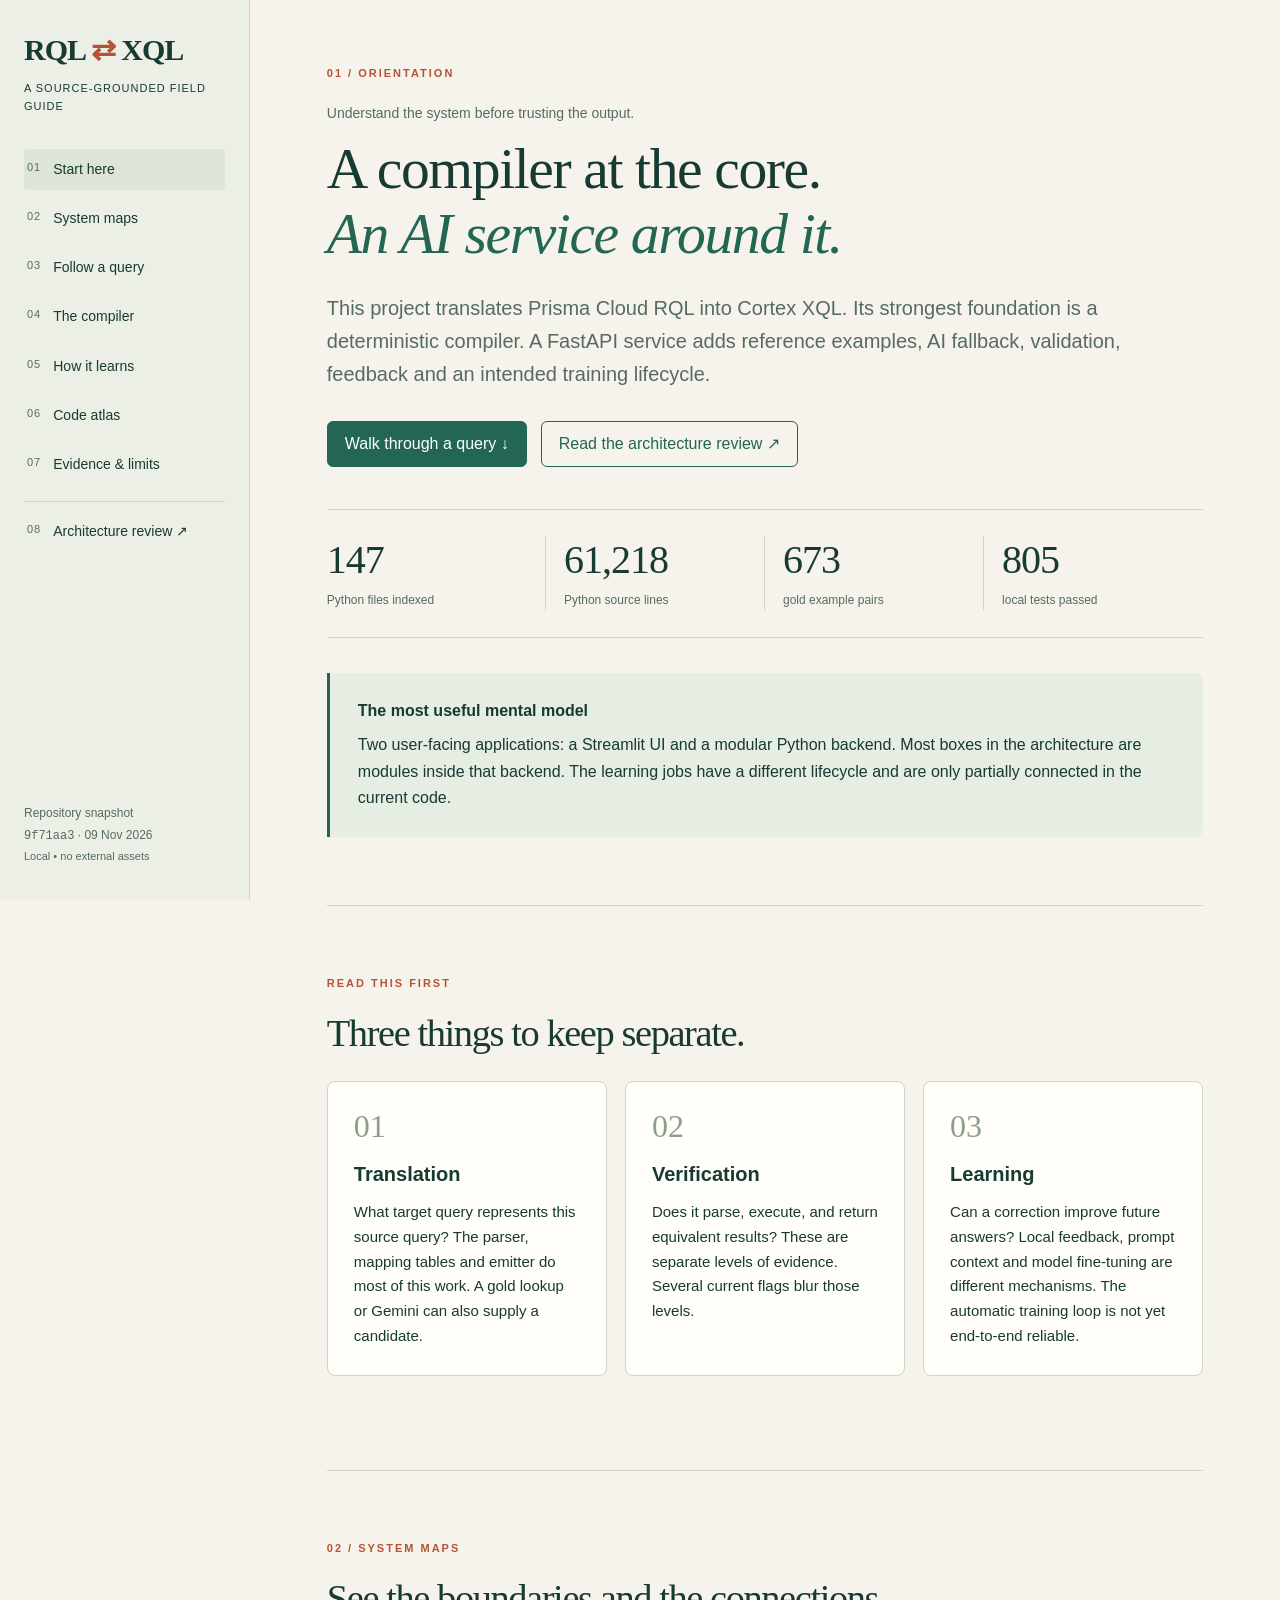
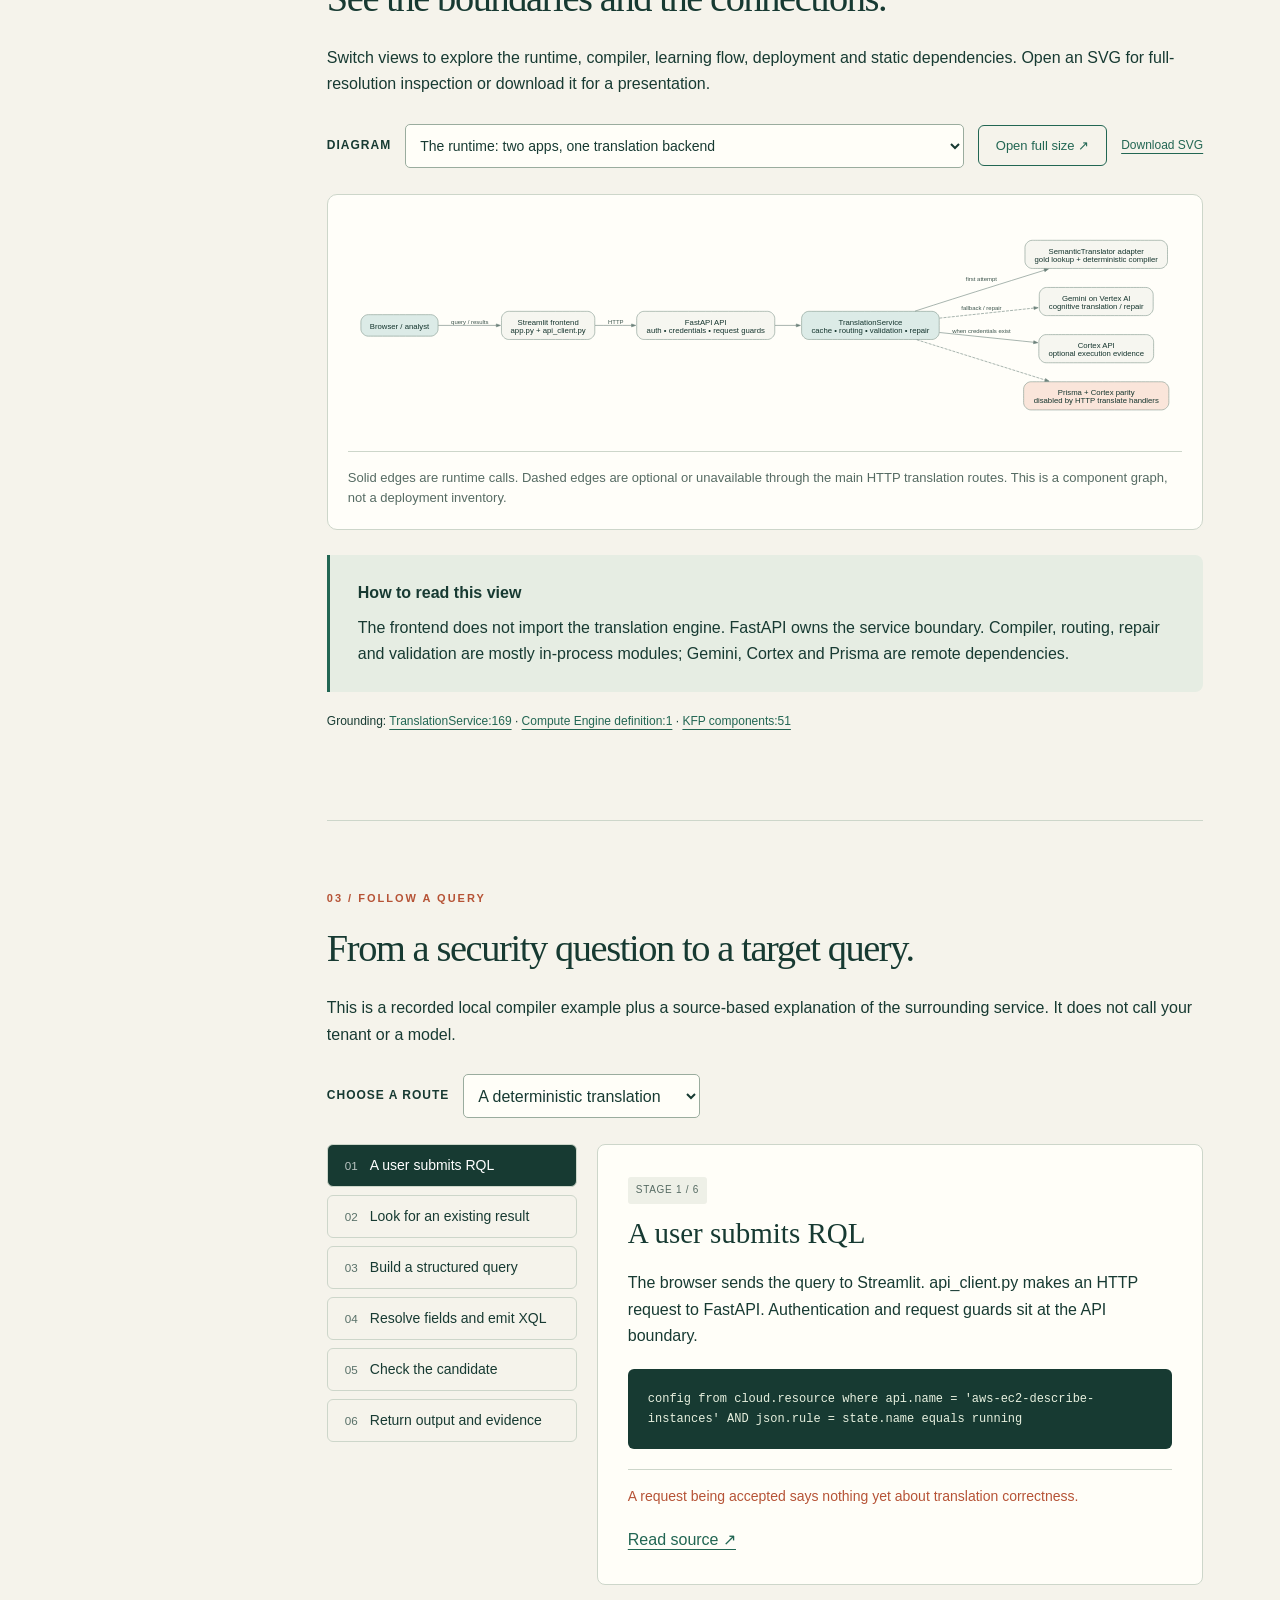
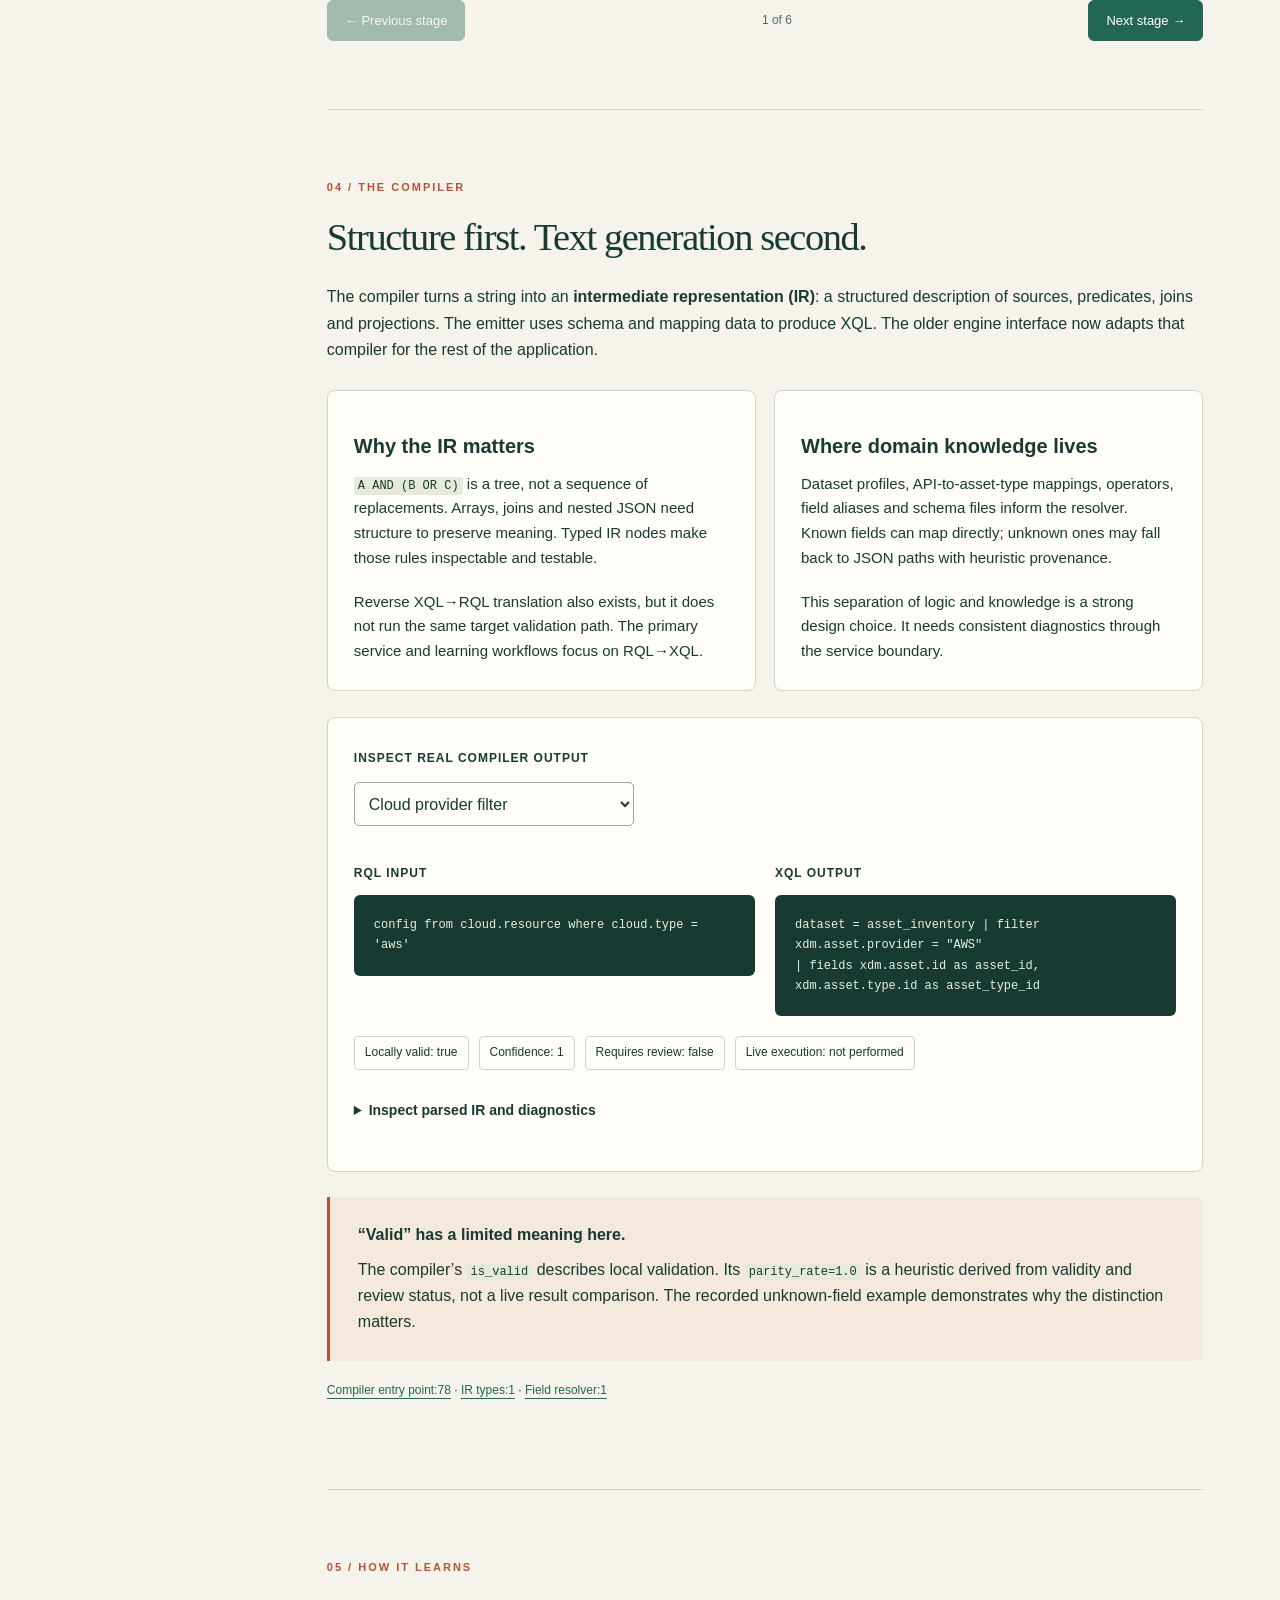
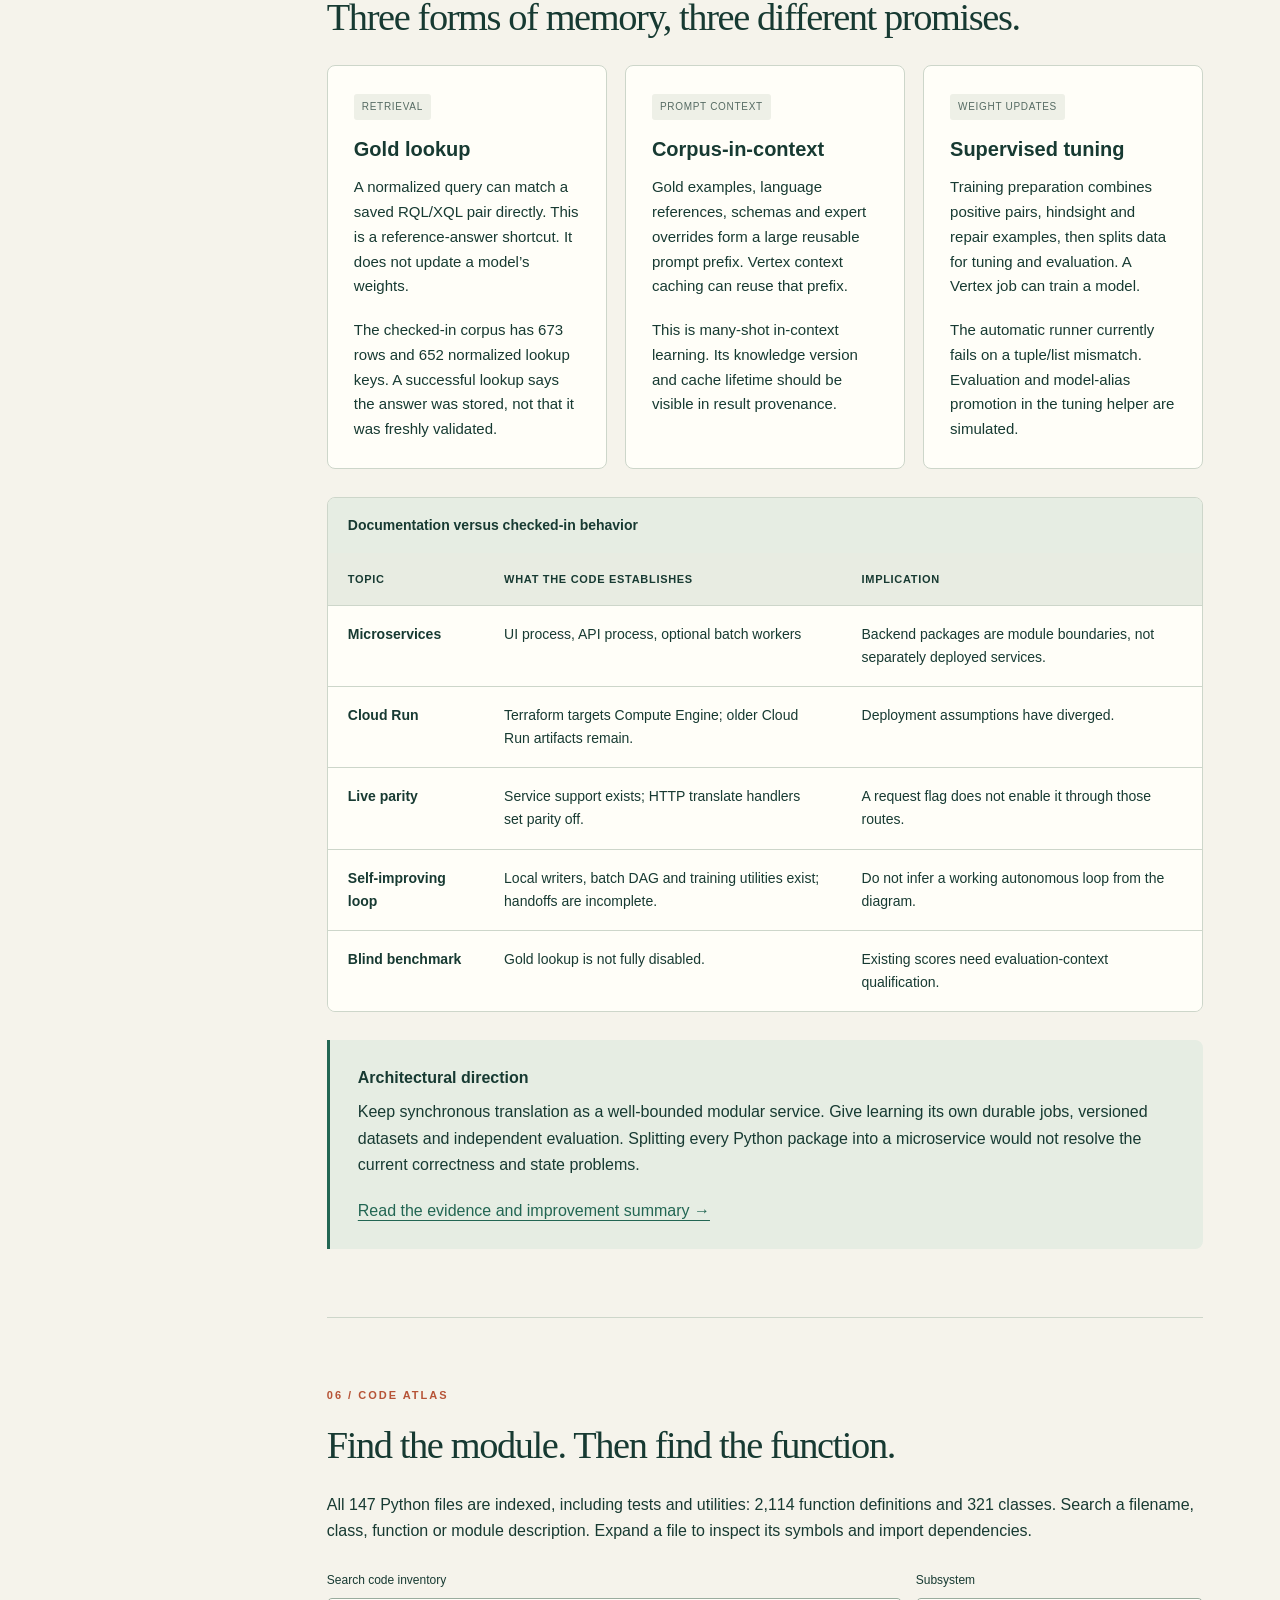
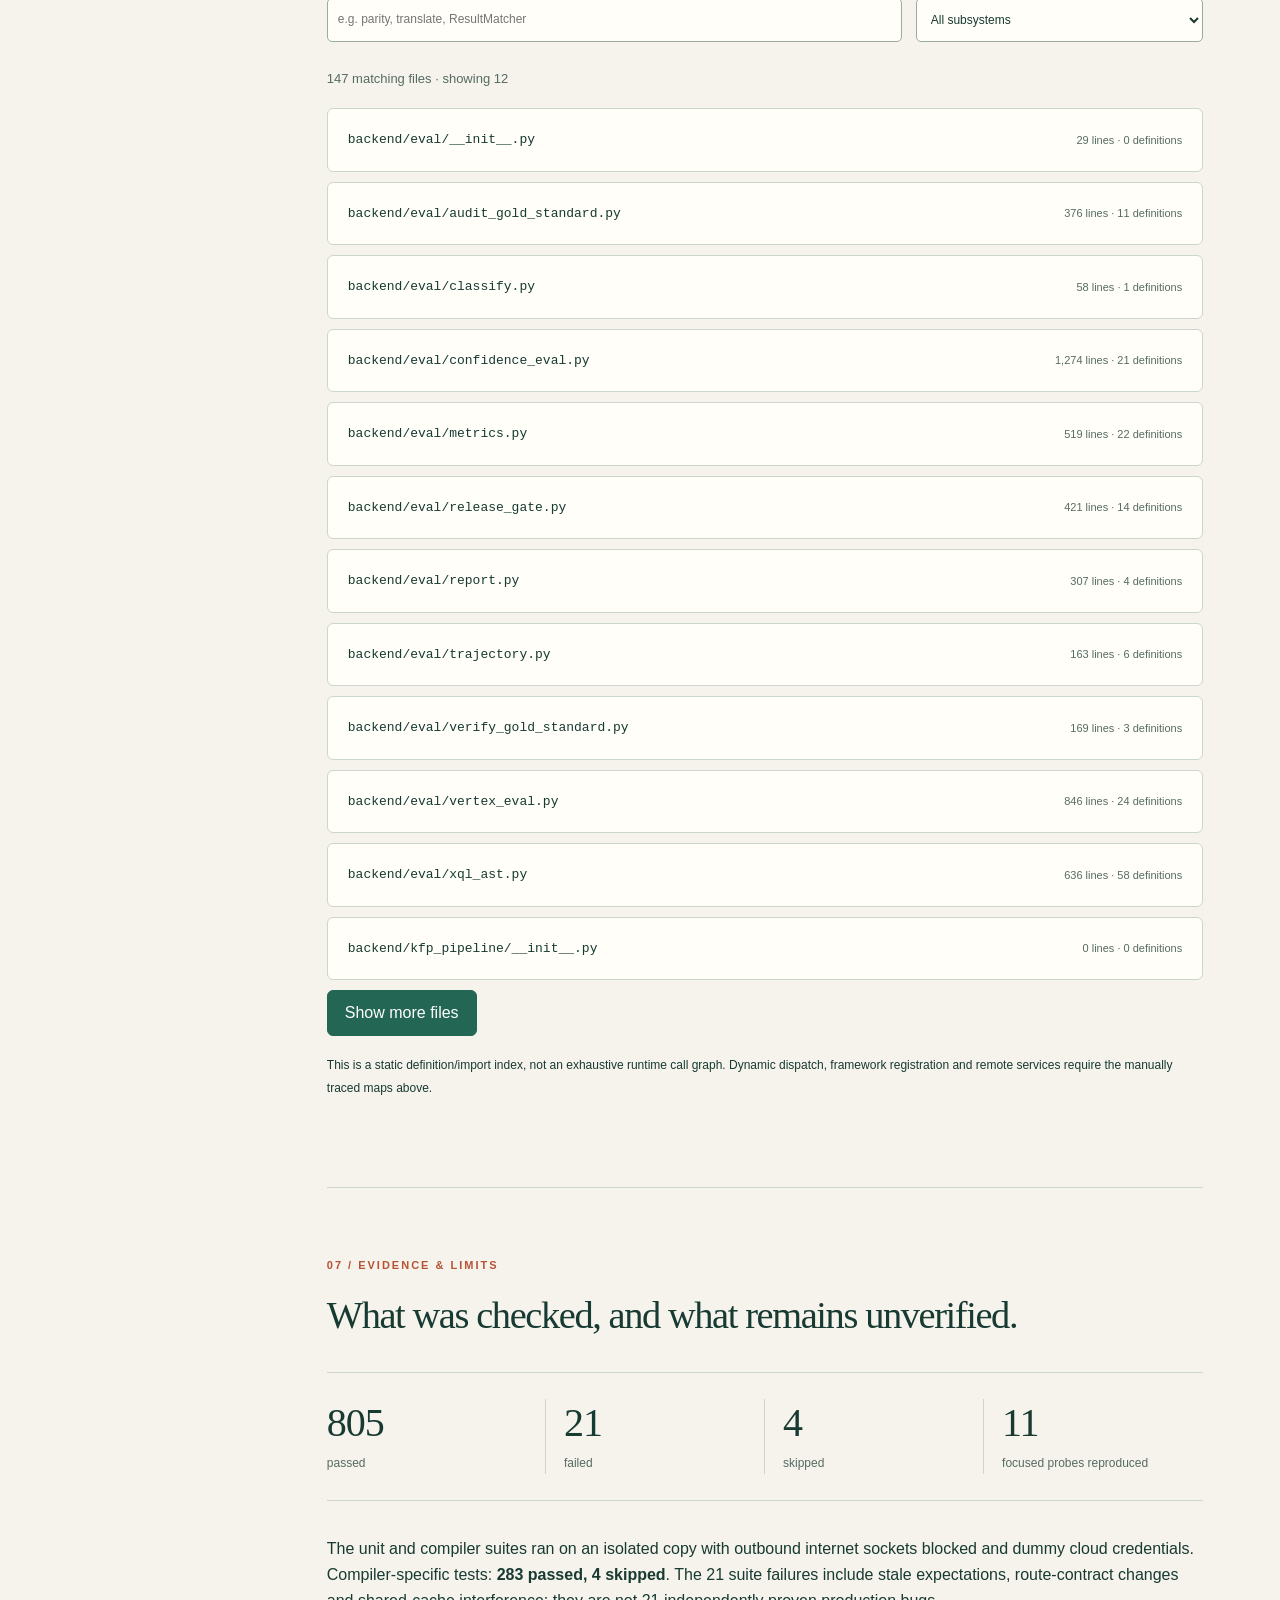
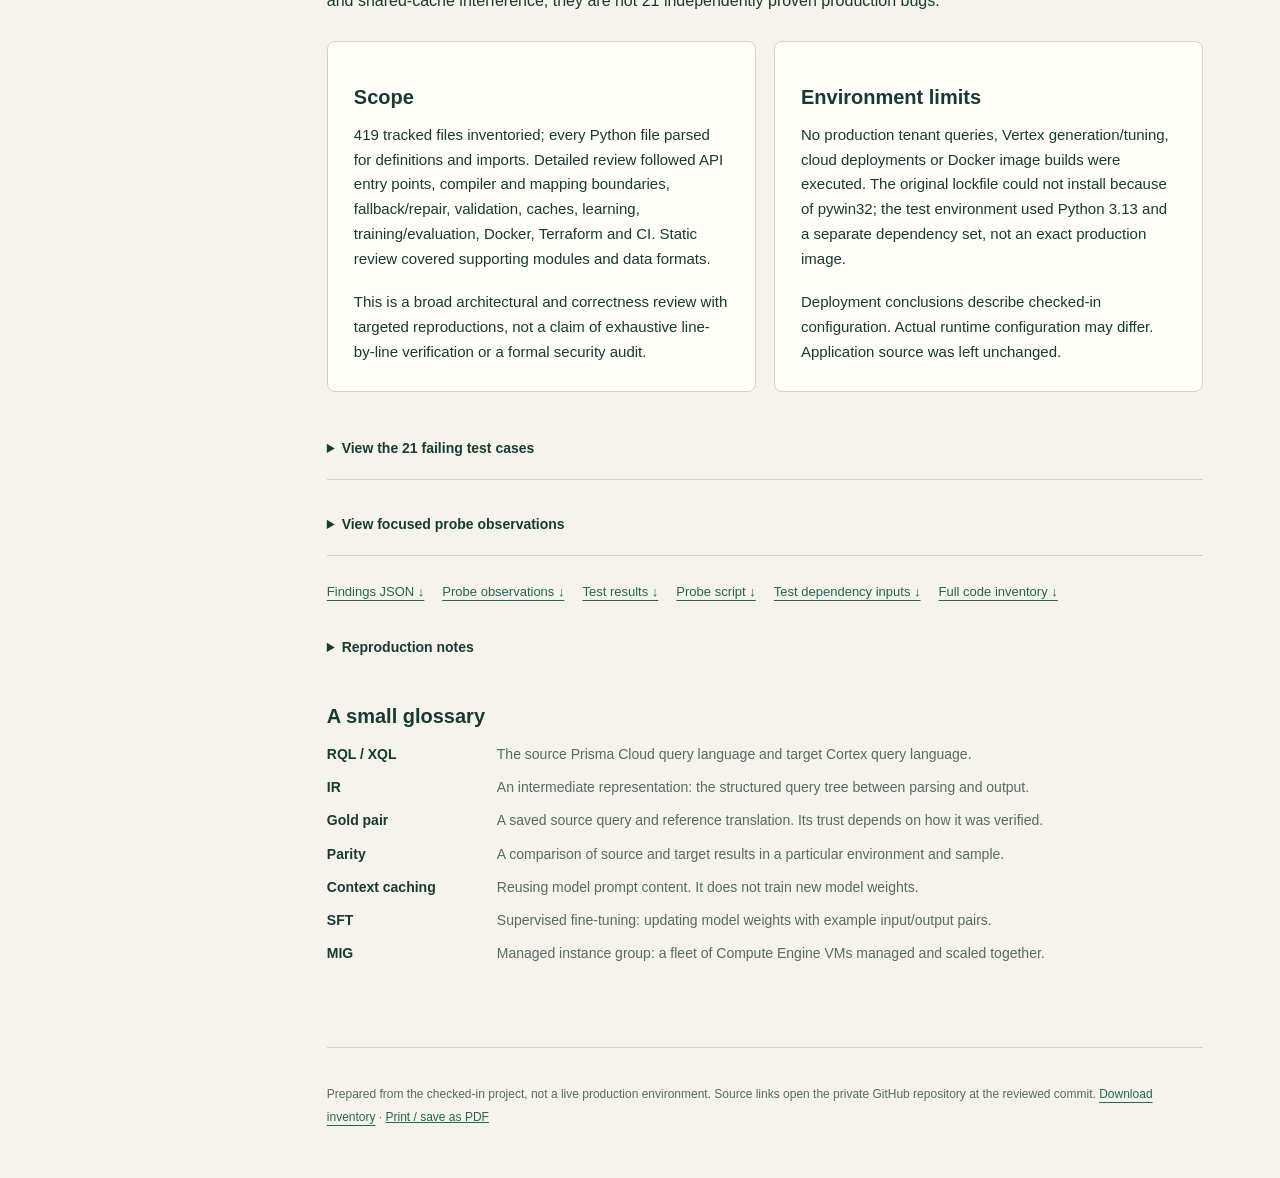
<file: reviews/rql-xql/index.html>
<!doctype html><html lang="en"><head><meta charset="utf-8"><meta name="viewport" content="width=device-width,initial-scale=1"><title>Explore the project · RQL / XQL field guide</title><link rel="stylesheet" href="assets/style.css"></head><body><a class="skip" href="#main">Skip to content</a><aside class="sidebar"><a class="brand" href="index.html">RQL <span>⇄</span> XQL<small>A source-grounded field guide</small></a><nav aria-label="Guide chapters"><a href="#overview">01 <span>Start here</span></a><a href="#maps">02 <span>System maps</span></a><a href="#journey">03 <span>Follow a query</span></a><a href="#compiler">04 <span>The compiler</span></a><a href="#learning">05 <span>How it learns</span></a><a href="#atlas">06 <span>Code atlas</span></a><a href="#evidence">07 <span>Evidence & limits</span></a><a class="review-link" href="architecture-review.html">08 <span>Architecture review ↗</span></a></nav><div class="sidebar-foot">Repository snapshot<br><code>9f71aa3</code> · 09 Nov 2026<br><span>Local • no external assets</span></div></aside><main id="main">
<section id="overview" class="hero"><div class="eyebrow">01 / Orientation</div><p class="kicker">Understand the system before trusting the output.</p><h1>A compiler at the core.<br><em>An AI service around it.</em></h1><p class="lede">This project translates Prisma Cloud RQL into Cortex XQL. Its strongest foundation is a deterministic compiler. A FastAPI service adds reference examples, AI fallback, validation, feedback and an intended training lifecycle.</p><div class="hero-actions"><a class="button" href="#journey">Walk through a query ↓</a><a class="button secondary" href="architecture-review.html">Read the architecture review ↗</a></div><div class="stats"><div><strong>147</strong><span>Python files indexed</span></div><div><strong>61,218</strong><span>Python source lines</span></div><div><strong>673</strong><span>gold example pairs</span></div><div><strong>805</strong><span>local tests passed</span></div></div><div class="callout"><b>The most useful mental model</b><p>Two user-facing applications: a Streamlit UI and a modular Python backend. Most boxes in the architecture are modules inside that backend. The learning jobs have a different lifecycle and are only partially connected in the current code.</p></div></section>
<section><div class="section-head"><div class="eyebrow">Read this first</div><h2>Three things to keep separate.</h2></div><div class="cards three"><article><span class="number">01</span><h3>Translation</h3><p>What target query represents this source query? The parser, mapping tables and emitter do most of this work. A gold lookup or Gemini can also supply a candidate.</p></article><article><span class="number">02</span><h3>Verification</h3><p>Does it parse, execute, and return equivalent results? These are separate levels of evidence. Several current flags blur those levels.</p></article><article><span class="number">03</span><h3>Learning</h3><p>Can a correction improve future answers? Local feedback, prompt context and model fine-tuning are different mechanisms. The automatic training loop is not yet end-to-end reliable.</p></article></div></section>
<section id="maps"><div class="eyebrow">02 / System maps</div><h2>See the boundaries and the connections.</h2><p>Switch views to explore the runtime, compiler, learning flow, deployment and static dependencies. Open an SVG for full-resolution inspection or download it for a presentation.</p><div class="map-controls"><label for="map-select">Diagram</label><select id="map-select"><option value="runtime">The runtime: two apps, one translation backend</option><option value="request">Follow one translation request</option><option value="compiler">Inside the deterministic compiler</option><option value="learning">Learning: implemented pieces, incomplete connections</option><option value="deployment">Deployment as expressed by Terraform</option><option value="assurance">What each assurance layer actually establishes</option><option value="imports">Import dependencies between subsystems</option></select><a id="map-open" class="button secondary" href="assets/runtime.svg" target="_blank">Open full size ↗</a><a id="map-download" href="assets/runtime.svg" download>Download SVG</a></div><figure class="diagram"><img id="map-image" src="assets/runtime.svg" alt="Runtime graph: browser to Streamlit to FastAPI to TranslationService, with deterministic engine, optional Gemini, Cortex validation and disabled HTTP parity branches."><figcaption id="map-caption">Solid edges are runtime calls. Dashed edges are optional or unavailable through the main HTTP translation routes. This is a component graph, not a deployment inventory.</figcaption></figure><div id="map-notes" class="callout"></div><p class="source">Grounding: <a href="https://github.com/PAN-SSMT/RQL_XQL_Translator/blob/9f71aa300421775e4b87ff1ef3b6e202c983bc87/backend/rql_xql/pipeline/translator.py#L169" target="_blank" rel="noopener">TranslationService:169</a> · <a href="https://github.com/PAN-SSMT/RQL_XQL_Translator/blob/9f71aa300421775e4b87ff1ef3b6e202c983bc87/deploy/terraform/compute_engine.tf#L1" target="_blank" rel="noopener">Compute Engine definition:1</a> · <a href="https://github.com/PAN-SSMT/RQL_XQL_Translator/blob/9f71aa300421775e4b87ff1ef3b6e202c983bc87/backend/kfp_pipeline/vertex_pipeline.py#L51" target="_blank" rel="noopener">KFP components:51</a></p></section>
<section id="journey"><div class="eyebrow">03 / Follow a query</div><h2>From a security question to a target query.</h2><p>This is a recorded local compiler example plus a source-based explanation of the surrounding service. It does not call your tenant or a model.</p><div class="journey-controls"><label for="scenario">Choose a route</label><select id="scenario"><option value="deterministic">A deterministic translation</option><option value="gold">An existing gold example</option><option value="ai">A query needing AI fallback</option><option value="cache">A repeated request</option></select></div><div class="journey"><div id="step-list" class="step-list" aria-label="Translation stages"></div><article id="step-detail" class="step-detail" aria-live="polite"></article></div><div class="journey-buttons"><button id="step-prev">← Previous stage</button><span id="step-counter"></span><button id="step-next">Next stage →</button></div></section>
<section id="compiler"><div class="eyebrow">04 / The compiler</div><h2>Structure first. Text generation second.</h2><p>The compiler turns a string into an <b>intermediate representation (IR)</b>: a structured description of sources, predicates, joins and projections. The emitter uses schema and mapping data to produce XQL. The older engine interface now adapts that compiler for the rest of the application.</p><div class="cards two"><article><h3>Why the IR matters</h3><p><code>A AND (B OR C)</code> is a tree, not a sequence of replacements. Arrays, joins and nested JSON need structure to preserve meaning. Typed IR nodes make those rules inspectable and testable.</p><p>Reverse XQL→RQL translation also exists, but it does not run the same target validation path. The primary service and learning workflows focus on RQL→XQL.</p></article><article><h3>Where domain knowledge lives</h3><p>Dataset profiles, API-to-asset-type mappings, operators, field aliases and schema files inform the resolver. Known fields can map directly; unknown ones may fall back to JSON paths with heuristic provenance.</p><p>This separation of logic and knowledge is a strong design choice. It needs consistent diagnostics through the service boundary.</p></article></div><div class="example-box"><label for="example-select">Inspect real compiler output</label><select id="example-select"><option value="0">Cloud provider filter</option><option value="1">EC2 state / nested JSON</option><option value="2">Unknown field / heuristic fallback</option></select><div class="code-pair"><div><h3>RQL input</h3><pre id="example-input"></pre></div><div><h3>XQL output</h3><pre id="example-output"></pre></div></div><div id="example-facts" class="facts"></div><details><summary>Inspect parsed IR and diagnostics</summary><pre id="example-ir"></pre></details></div><div class="callout warning"><b>“Valid” has a limited meaning here.</b><p>The compiler’s <code>is_valid</code> describes local validation. Its <code>parity_rate=1.0</code> is a heuristic derived from validity and review status, not a live result comparison. The recorded unknown-field example demonstrates why the distinction matters.</p></div><p class="source"><a href="https://github.com/PAN-SSMT/RQL_XQL_Translator/blob/9f71aa300421775e4b87ff1ef3b6e202c983bc87/backend/rql_xql/rqlxql/__init__.py#L78" target="_blank" rel="noopener">Compiler entry point:78</a> · <a href="https://github.com/PAN-SSMT/RQL_XQL_Translator/blob/9f71aa300421775e4b87ff1ef3b6e202c983bc87/backend/rql_xql/rqlxql/core/ir.py#L1" target="_blank" rel="noopener">IR types:1</a> · <a href="https://github.com/PAN-SSMT/RQL_XQL_Translator/blob/9f71aa300421775e4b87ff1ef3b6e202c983bc87/backend/rql_xql/rqlxql/core/resolver.py#L1" target="_blank" rel="noopener">Field resolver:1</a></p></section>
<section id="learning"><div class="eyebrow">05 / How it learns</div><h2>Three forms of memory, three different promises.</h2><div class="cards three"><article><span class="tag">Retrieval</span><h3>Gold lookup</h3><p>A normalized query can match a saved RQL/XQL pair directly. This is a reference-answer shortcut. It does not update a model’s weights.</p><p>The checked-in corpus has 673 rows and 652 normalized lookup keys. A successful lookup says the answer was stored, not that it was freshly validated.</p></article><article><span class="tag">Prompt context</span><h3>Corpus-in-context</h3><p>Gold examples, language references, schemas and expert overrides form a large reusable prompt prefix. Vertex context caching can reuse that prefix.</p><p>This is many-shot in-context learning. Its knowledge version and cache lifetime should be visible in result provenance.</p></article><article><span class="tag">Weight updates</span><h3>Supervised tuning</h3><p>Training preparation combines positive pairs, hindsight and repair examples, then splits data for tuning and evaluation. A Vertex job can train a model.</p><p>The automatic runner currently fails on a tuple/list mismatch. Evaluation and model-alias promotion in the tuning helper are simulated.</p></article></div><div class="table-wrap"><table><caption>Documentation versus checked-in behavior</caption><thead><tr><th>Topic</th><th>What the code establishes</th><th>Implication</th></tr></thead><tbody><tr><td>Microservices</td><td>UI process, API process, optional batch workers</td><td>Backend packages are module boundaries, not separately deployed services.</td></tr><tr><td>Cloud Run</td><td>Terraform targets Compute Engine; older Cloud Run artifacts remain.</td><td>Deployment assumptions have diverged.</td></tr><tr><td>Live parity</td><td>Service support exists; HTTP translate handlers set parity off.</td><td>A request flag does not enable it through those routes.</td></tr><tr><td>Self-improving loop</td><td>Local writers, batch DAG and training utilities exist; handoffs are incomplete.</td><td>Do not infer a working autonomous loop from the diagram.</td></tr><tr><td>Blind benchmark</td><td>Gold lookup is not fully disabled.</td><td>Existing scores need evaluation-context qualification.</td></tr></tbody></table></div><div class="callout"><b>Architectural direction</b><p>Keep synchronous translation as a well-bounded modular service. Give learning its own durable jobs, versioned datasets and independent evaluation. Splitting every Python package into a microservice would not resolve the current correctness and state problems.</p><a href="architecture-review.html">Read the evidence and improvement summary →</a></div></section>
<section id="atlas"><div class="eyebrow">06 / Code atlas</div><h2>Find the module. Then find the function.</h2><p>All 147 Python files are indexed, including tests and utilities: 2,114 function definitions and 321 classes. Search a filename, class, function or module description. Expand a file to inspect its symbols and import dependencies.</p><div class="atlas-controls"><label for="atlas-search">Search code inventory<input id="atlas-search" type="search" placeholder="e.g. parity, translate, ResultMatcher"></label><label for="atlas-subsystem">Subsystem<select id="atlas-subsystem"><option value="all">All subsystems</option></select></label></div><p id="atlas-count" role="status"></p><div id="atlas-results"></div><button id="atlas-more">Show more files</button><p class="source">This is a static definition/import index, not an exhaustive runtime call graph. Dynamic dispatch, framework registration and remote services require the manually traced maps above.</p></section>
<section id="evidence"><div class="eyebrow">07 / Evidence & limits</div><h2>What was checked, and what remains unverified.</h2><div class="stats test-stats"><div><strong>805</strong><span>passed</span></div><div><strong>21</strong><span>failed</span></div><div><strong>4</strong><span>skipped</span></div><div><strong>11</strong><span>focused probes reproduced</span></div></div><p>The unit and compiler suites ran on an isolated copy with outbound internet sockets blocked and dummy cloud credentials. Compiler-specific tests: <b>283 passed, 4 skipped</b>. The 21 suite failures include stale expectations, route-contract changes and shared-cache interference; they are not 21 independently proven production bugs.</p><div class="cards two"><article><h3>Scope</h3><p>419 tracked files inventoried; every Python file parsed for definitions and imports. Detailed review followed API entry points, compiler and mapping boundaries, fallback/repair, validation, caches, learning, training/evaluation, Docker, Terraform and CI. Static review covered supporting modules and data formats.</p><p>This is a broad architectural and correctness review with targeted reproductions, not a claim of exhaustive line-by-line verification or a formal security audit.</p></article><article><h3>Environment limits</h3><p>No production tenant queries, Vertex generation/tuning, cloud deployments or Docker image builds were executed. The original lockfile could not install because of pywin32; the test environment used Python 3.13 and a separate dependency set, not an exact production image.</p><p>Deployment conclusions describe checked-in configuration. Actual runtime configuration may differ. Application source was left unchanged.</p></article></div><details class="evidence-details"><summary>View the 21 failing test cases</summary><div id="test-failures"></div></details><details class="evidence-details"><summary>View focused probe observations</summary><div id="probe-results"></div></details><div class="downloads"><a href="assets/findings.json" download>Findings JSON ↓</a><a href="assets/probes.json" download>Probe observations ↓</a><a href="assets/tests.json" download>Test results ↓</a><a href="assets/probes.py" download>Probe script ↓</a><a href="assets/test-requirements.txt" download>Test dependency inputs ↓</a><a href="assets/inventory.json" download>Full code inventory ↓</a></div><details><summary>Reproduction notes</summary><p>Use an isolated copy of the reviewed commit. The probe script contains review-time temporary paths; adapt those paths before reuse. No real credentials are required for these probes.</p><pre>PYTHONDONTWRITEBYTECODE=1 PYTHONPATH=/path/to/probe-tools:/path/to/copy/backend GOOGLE_APPLICATION_CREDENTIALS=/path/to/nonexistent-credentials.json python -m pytest -p offline_guard tests/unit tests/rqlxql -q --tb=short</pre><p>Run from the copied backend directory. <a href="assets/offline_guard.py" download>Download the outbound-socket guard</a>. The guard blocked internet sockets in this local Python run; it is not a general-purpose security sandbox.</p></details><div class="glossary"><h3>A small glossary</h3><dl><dt>RQL / XQL</dt><dd>The source Prisma Cloud query language and target Cortex query language.</dd><dt>IR</dt><dd>An intermediate representation: the structured query tree between parsing and output.</dd><dt>Gold pair</dt><dd>A saved source query and reference translation. Its trust depends on how it was verified.</dd><dt>Parity</dt><dd>A comparison of source and target results in a particular environment and sample.</dd><dt>Context caching</dt><dd>Reusing model prompt content. It does not train new model weights.</dd><dt>SFT</dt><dd>Supervised fine-tuning: updating model weights with example input/output pairs.</dd><dt>MIG</dt><dd>Managed instance group: a fleet of Compute Engine VMs managed and scaled together.</dd></dl></div></section>
<footer>Prepared from the checked-in project, not a live production environment. Source links open the private GitHub repository at the reviewed commit. <a href="assets/inventory.json" download>Download inventory</a> · <button class="text-button" onclick="window.print()">Print / save as PDF</button></footer></main><script src="assets/inventory.js"></script><script src="assets/review-data.js"></script><script src="assets/graph-meta.js"></script><script src="assets/app.js"></script></body></html>
</file>
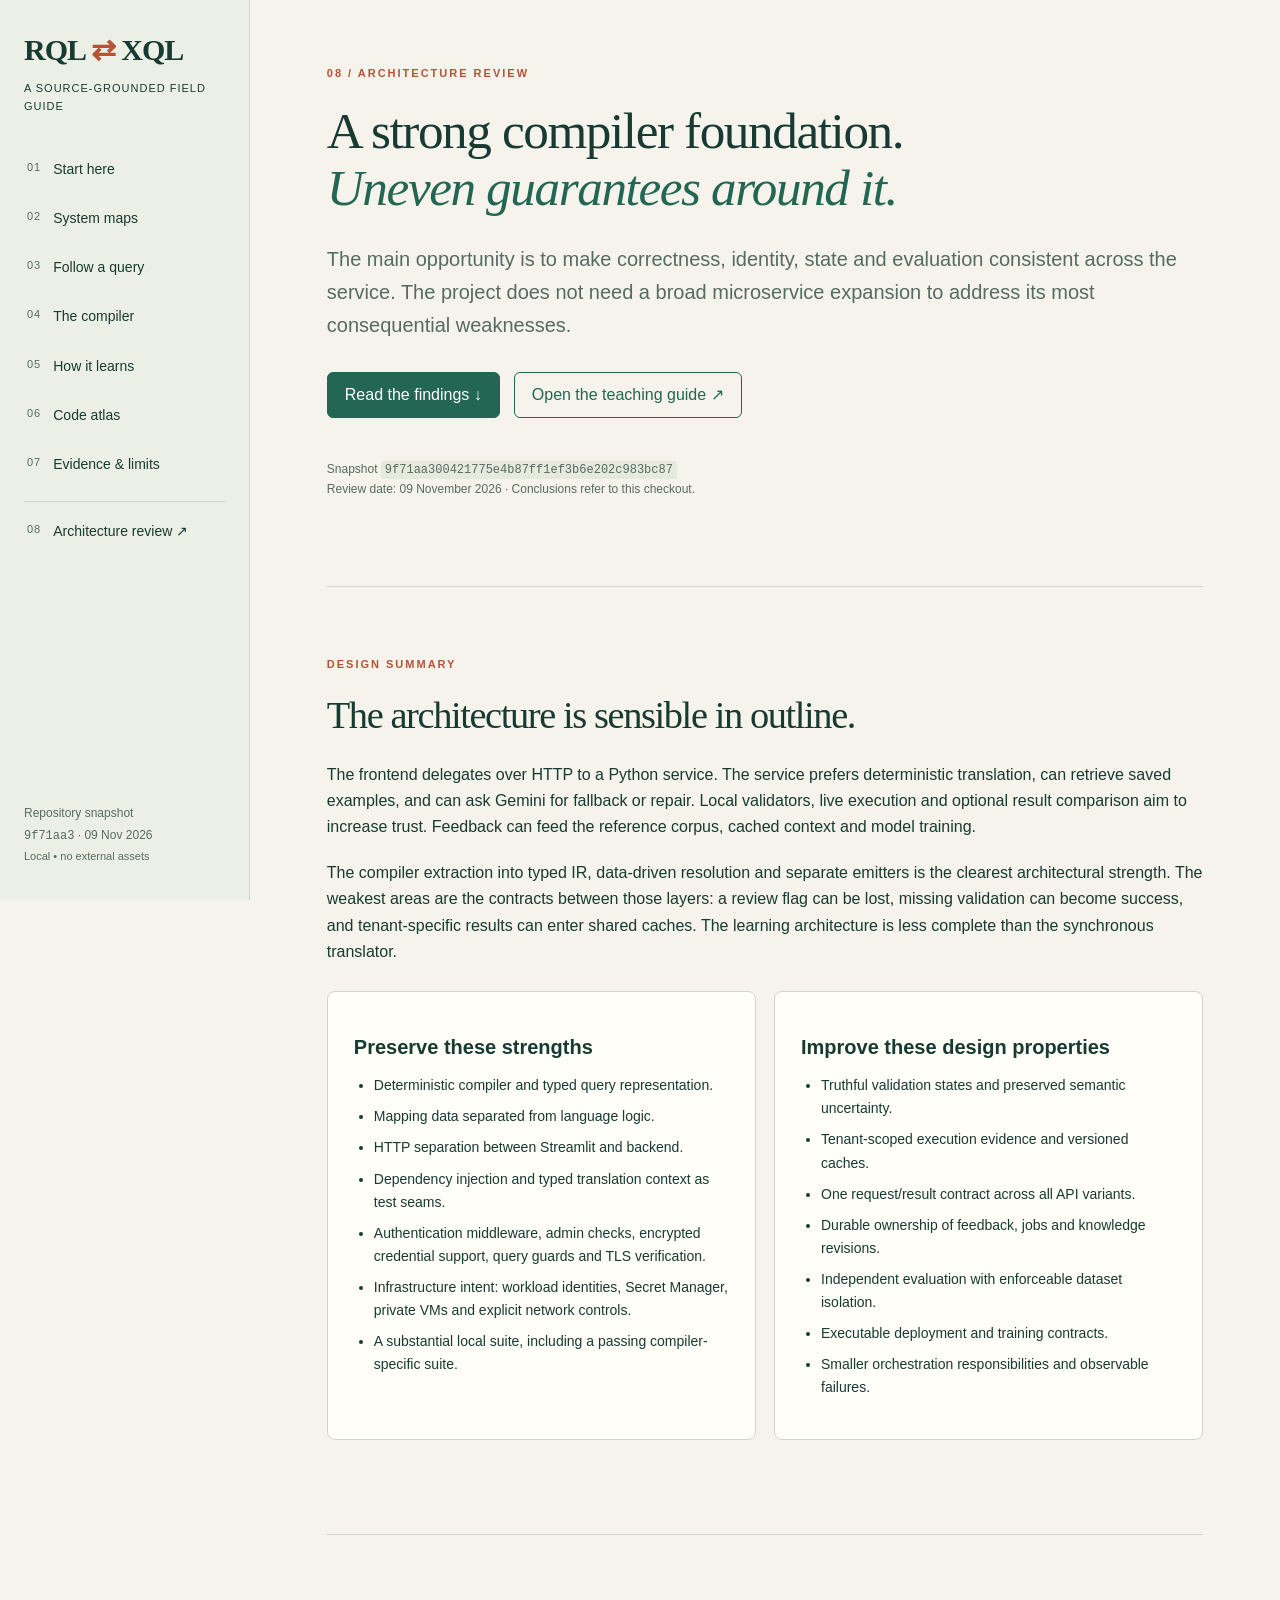
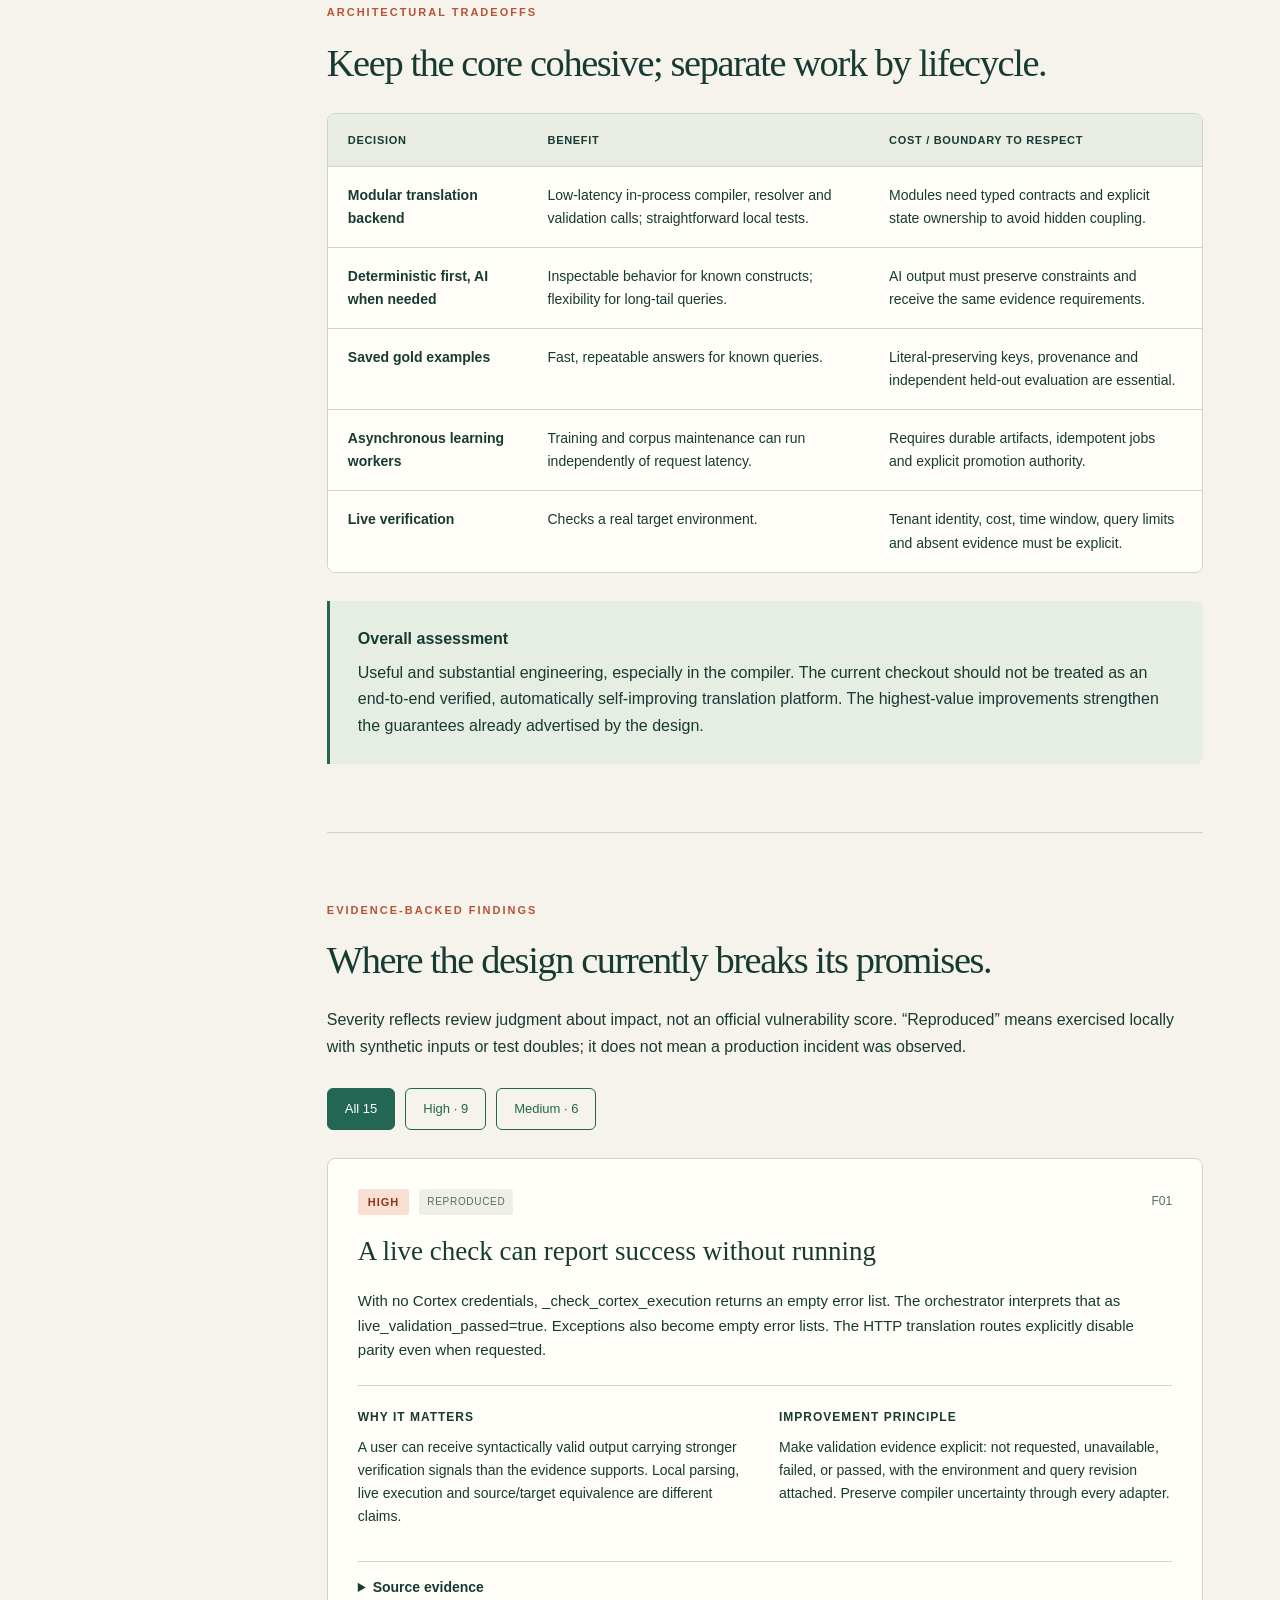
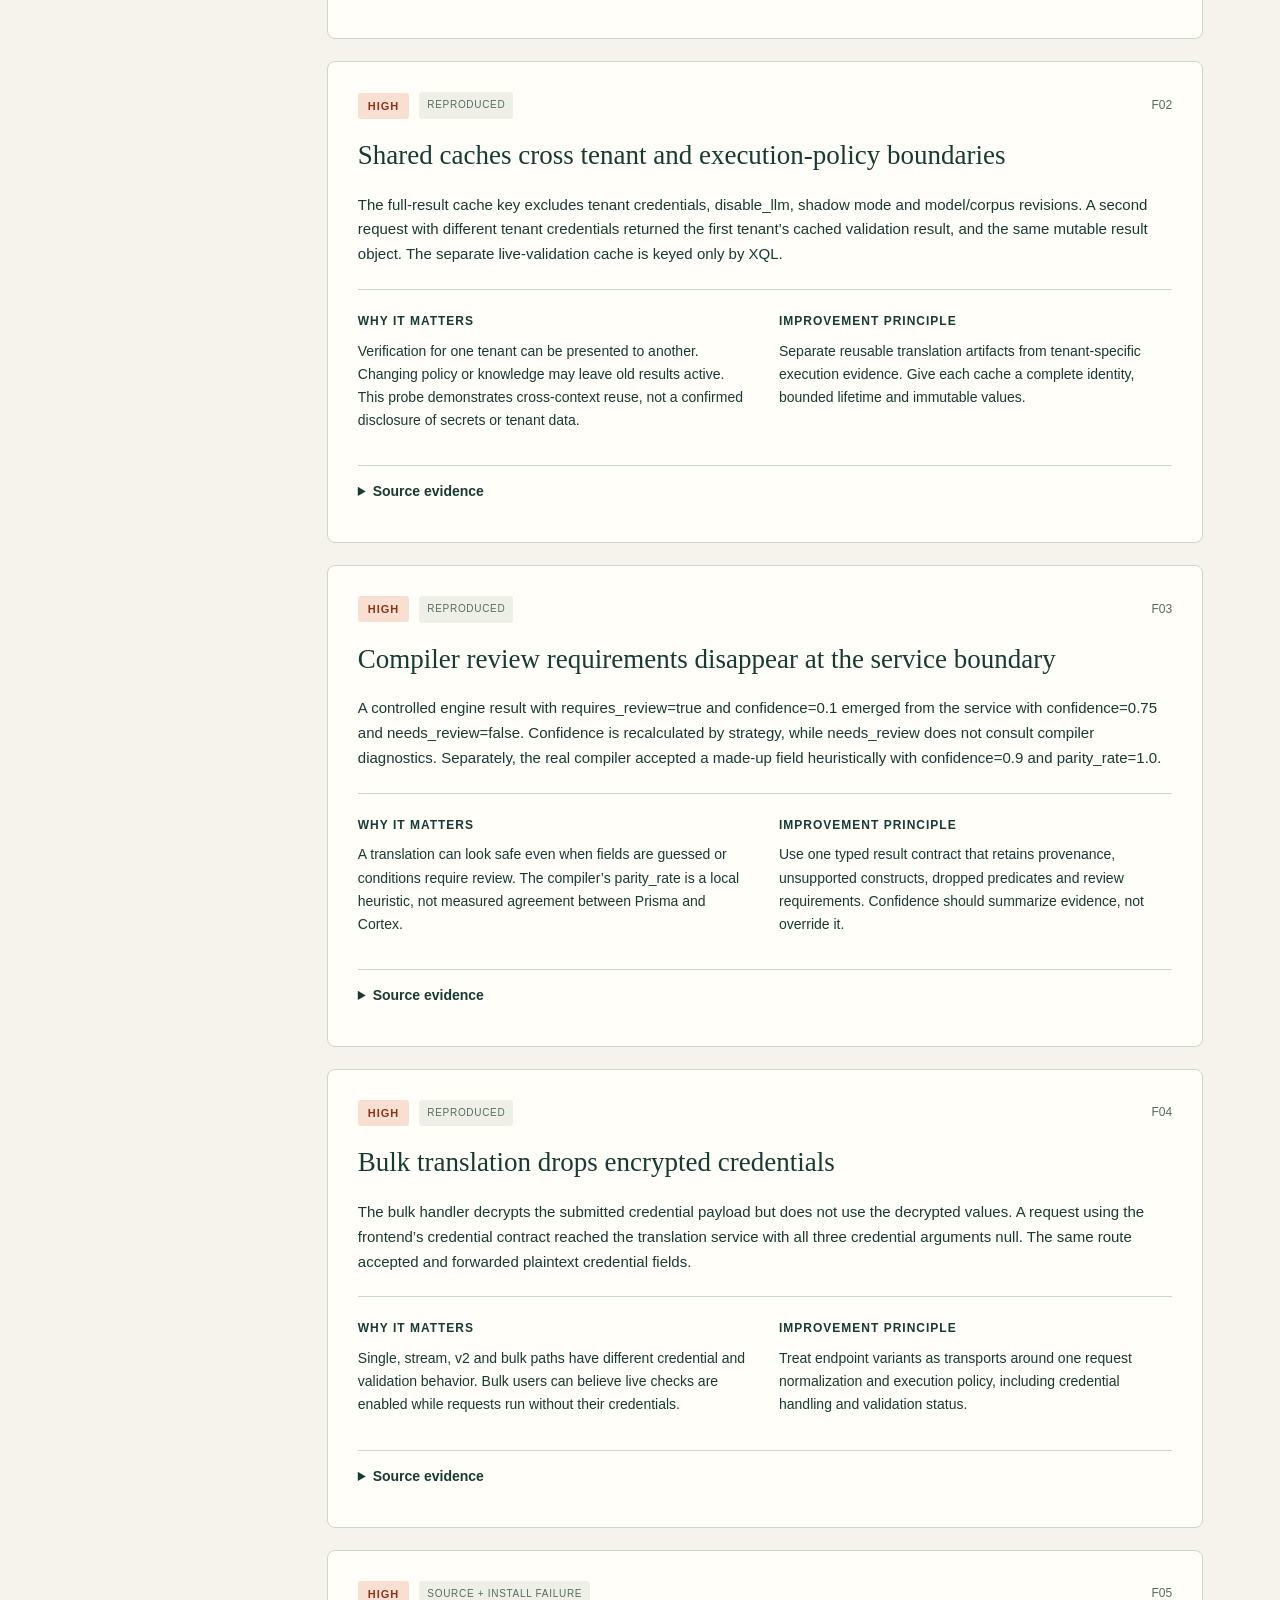
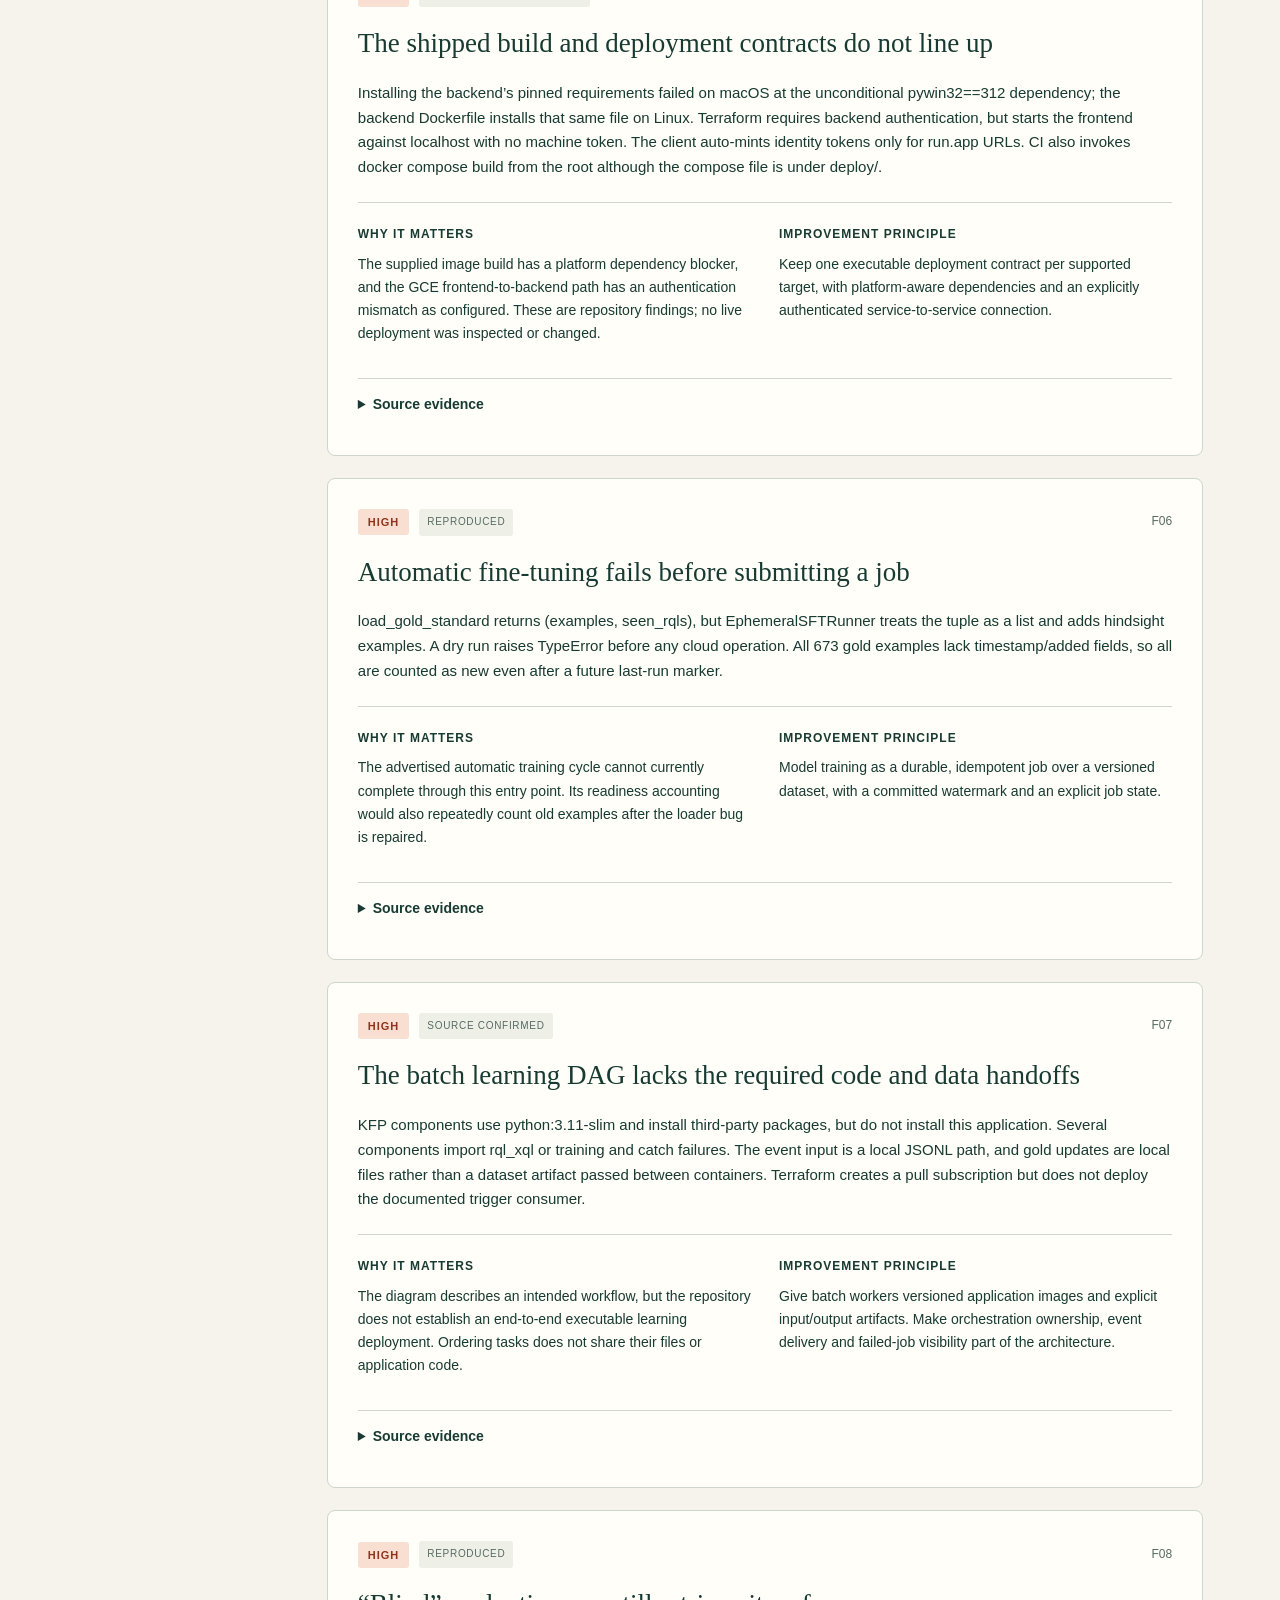
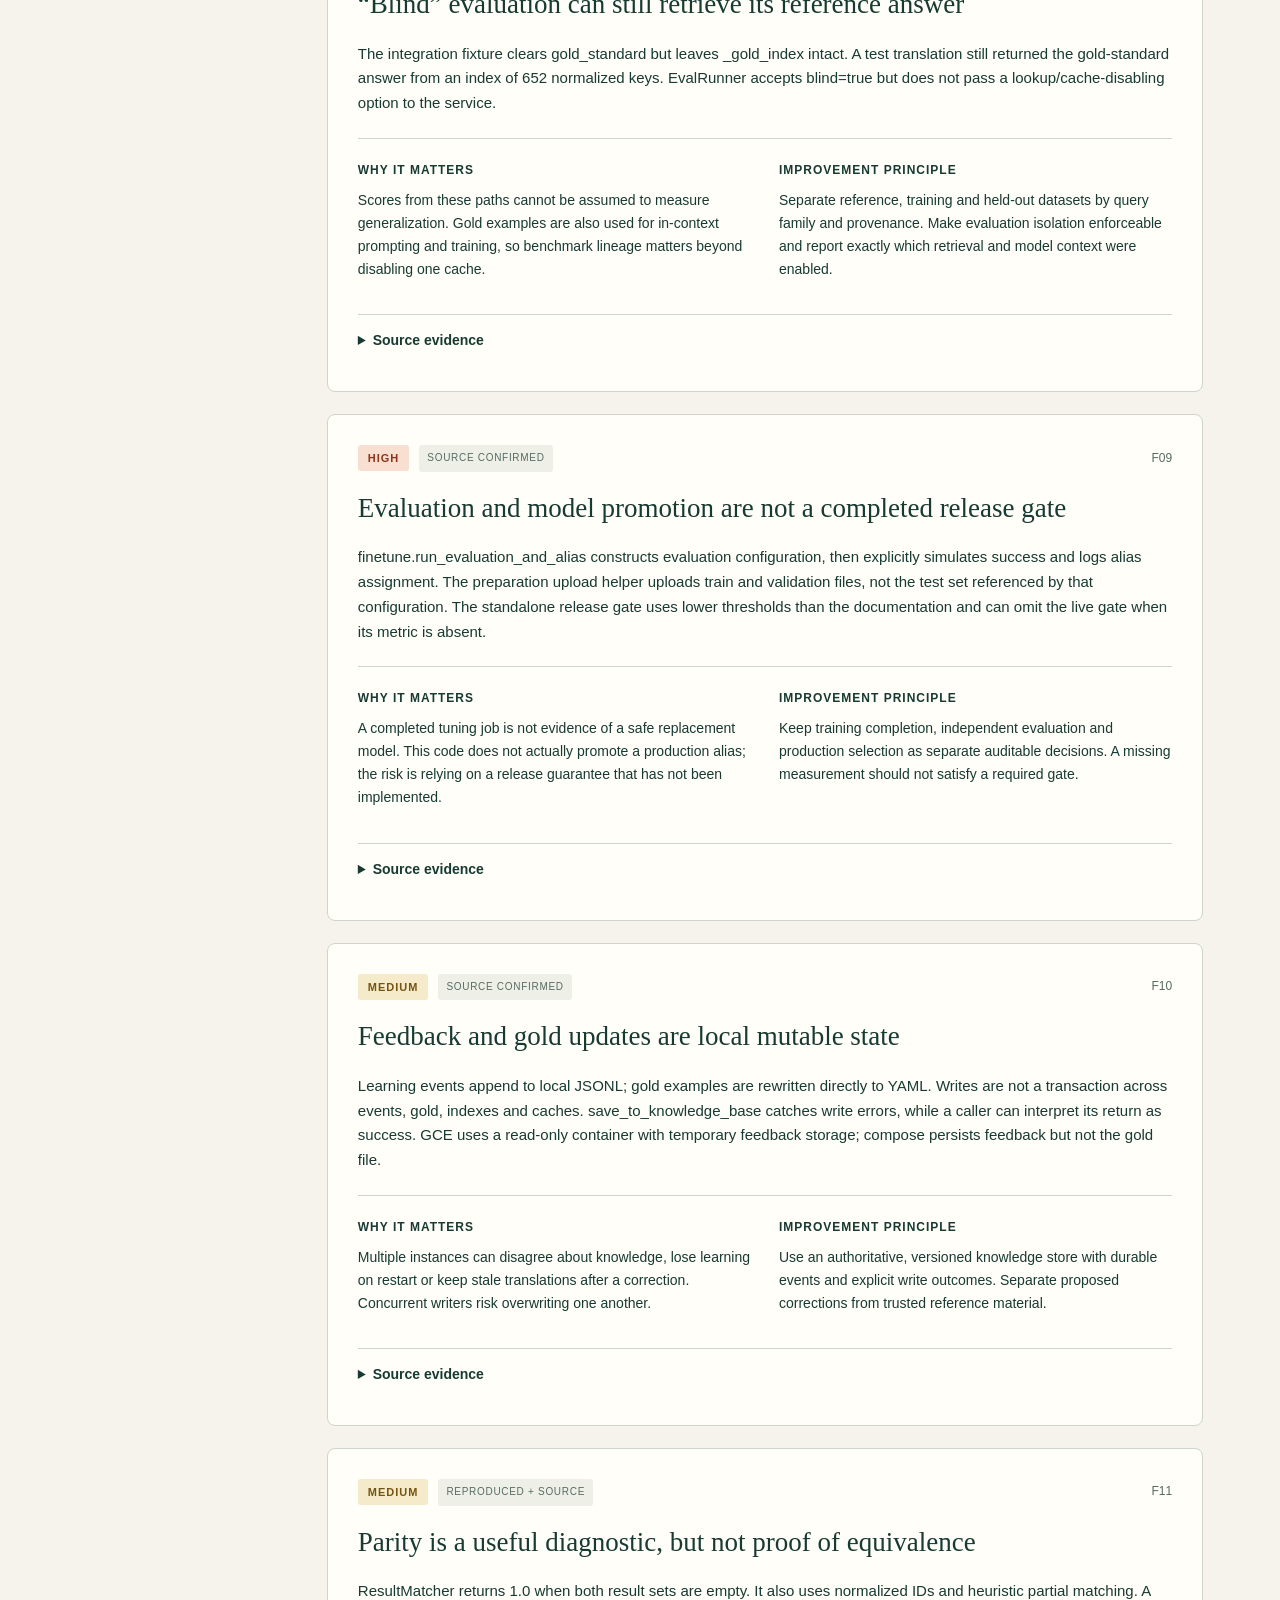
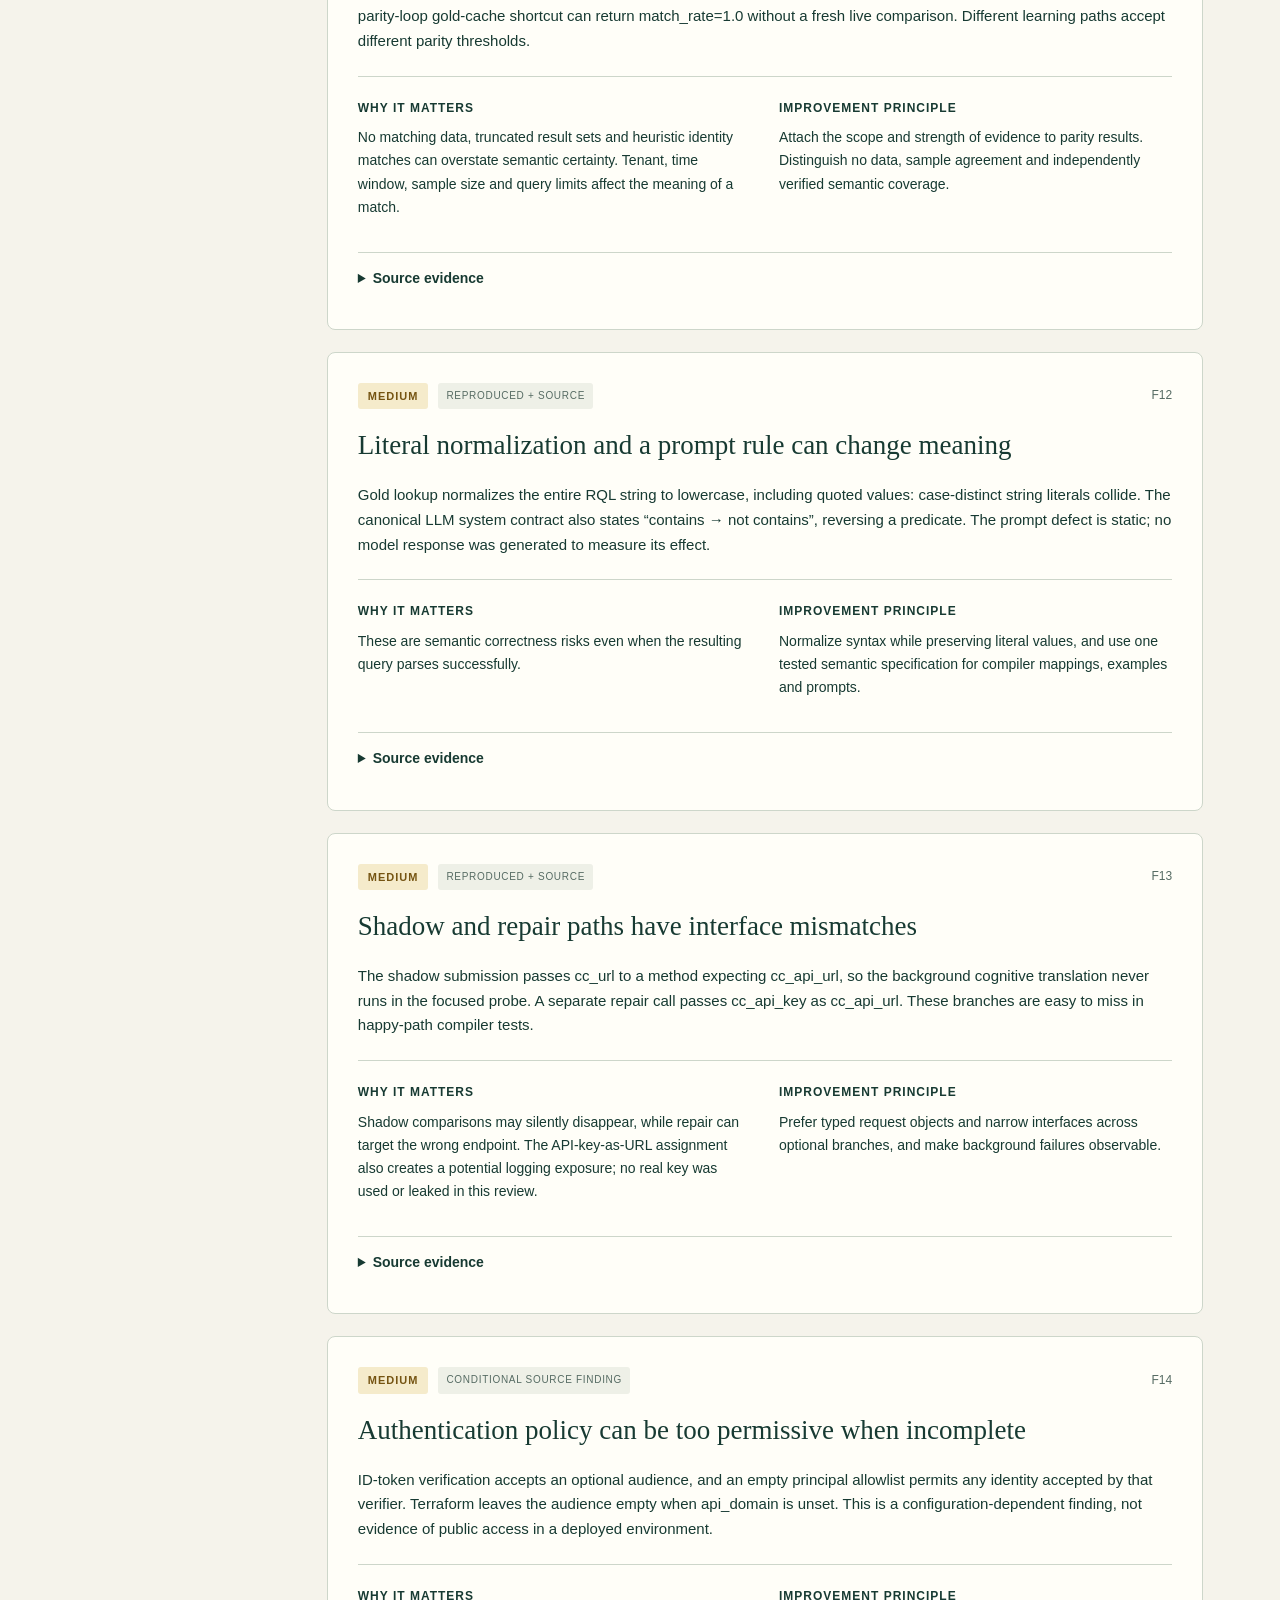
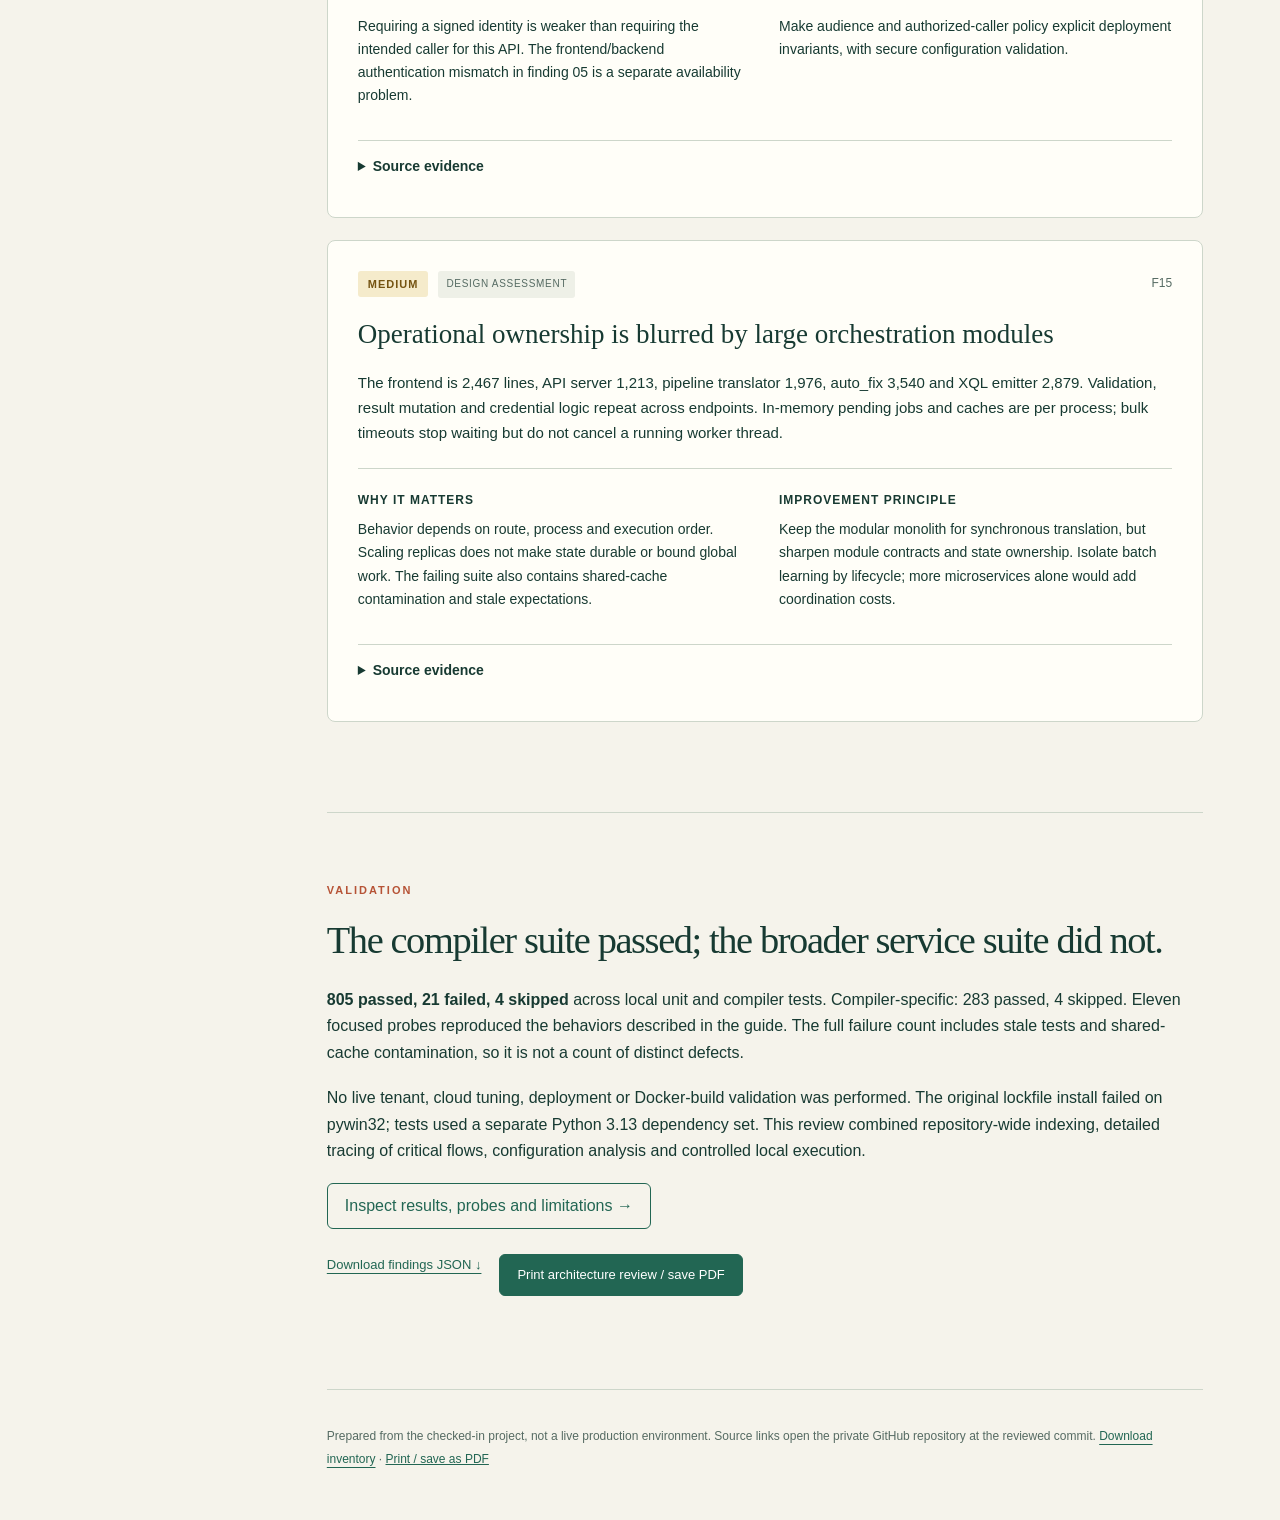
<file: reviews/rql-xql/architecture-review.html>
<!doctype html><html lang="en"><head><meta charset="utf-8"><meta name="viewport" content="width=device-width,initial-scale=1"><title>Architecture review · RQL / XQL field guide</title><link rel="stylesheet" href="assets/style.css"></head><body><a class="skip" href="#main">Skip to content</a><aside class="sidebar"><a class="brand" href="index.html">RQL <span>⇄</span> XQL<small>A source-grounded field guide</small></a><nav aria-label="Guide chapters"><a href="index.html#overview">01 <span>Start here</span></a><a href="index.html#maps">02 <span>System maps</span></a><a href="index.html#journey">03 <span>Follow a query</span></a><a href="index.html#compiler">04 <span>The compiler</span></a><a href="index.html#learning">05 <span>How it learns</span></a><a href="index.html#atlas">06 <span>Code atlas</span></a><a href="index.html#evidence">07 <span>Evidence & limits</span></a><a class="review-link" href="architecture-review.html">08 <span>Architecture review ↗</span></a></nav><div class="sidebar-foot">Repository snapshot<br><code>9f71aa3</code> · 09 Nov 2026<br><span>Local • no external assets</span></div></aside><main id="main"><section class="hero report-hero"><div class="eyebrow">08 / Architecture review</div><h1>A strong compiler foundation.<br><em>Uneven guarantees around it.</em></h1><p class="lede">The main opportunity is to make correctness, identity, state and evaluation consistent across the service. The project does not need a broad microservice expansion to address its most consequential weaknesses.</p><div class="hero-actions"><a class="button" href="#findings">Read the findings ↓</a><a class="button secondary" href="index.html">Open the teaching guide ↗</a></div><p class="snapshot">Snapshot <code>9f71aa300421775e4b87ff1ef3b6e202c983bc87</code><br>Review date: 09 November 2026 · Conclusions refer to this checkout.</p></section>
<section><div class="eyebrow">Design summary</div><h2>The architecture is sensible in outline.</h2><p>The frontend delegates over HTTP to a Python service. The service prefers deterministic translation, can retrieve saved examples, and can ask Gemini for fallback or repair. Local validators, live execution and optional result comparison aim to increase trust. Feedback can feed the reference corpus, cached context and model training.</p><p>The compiler extraction into typed IR, data-driven resolution and separate emitters is the clearest architectural strength. The weakest areas are the contracts between those layers: a review flag can be lost, missing validation can become success, and tenant-specific results can enter shared caches. The learning architecture is less complete than the synchronous translator.</p><div class="cards two"><article><h3>Preserve these strengths</h3><ul><li>Deterministic compiler and typed query representation.</li><li>Mapping data separated from language logic.</li><li>HTTP separation between Streamlit and backend.</li><li>Dependency injection and typed translation context as test seams.</li><li>Authentication middleware, admin checks, encrypted credential support, query guards and TLS verification.</li><li>Infrastructure intent: workload identities, Secret Manager, private VMs and explicit network controls.</li><li>A substantial local suite, including a passing compiler-specific suite.</li></ul></article><article><h3>Improve these design properties</h3><ul><li>Truthful validation states and preserved semantic uncertainty.</li><li>Tenant-scoped execution evidence and versioned caches.</li><li>One request/result contract across all API variants.</li><li>Durable ownership of feedback, jobs and knowledge revisions.</li><li>Independent evaluation with enforceable dataset isolation.</li><li>Executable deployment and training contracts.</li><li>Smaller orchestration responsibilities and observable failures.</li></ul></article></div></section>
<section><div class="eyebrow">Architectural tradeoffs</div><h2>Keep the core cohesive; separate work by lifecycle.</h2><div class="table-wrap"><table><thead><tr><th>Decision</th><th>Benefit</th><th>Cost / boundary to respect</th></tr></thead><tbody><tr><td>Modular translation backend</td><td>Low-latency in-process compiler, resolver and validation calls; straightforward local tests.</td><td>Modules need typed contracts and explicit state ownership to avoid hidden coupling.</td></tr><tr><td>Deterministic first, AI when needed</td><td>Inspectable behavior for known constructs; flexibility for long-tail queries.</td><td>AI output must preserve constraints and receive the same evidence requirements.</td></tr><tr><td>Saved gold examples</td><td>Fast, repeatable answers for known queries.</td><td>Literal-preserving keys, provenance and independent held-out evaluation are essential.</td></tr><tr><td>Asynchronous learning workers</td><td>Training and corpus maintenance can run independently of request latency.</td><td>Requires durable artifacts, idempotent jobs and explicit promotion authority.</td></tr><tr><td>Live verification</td><td>Checks a real target environment.</td><td>Tenant identity, cost, time window, query limits and absent evidence must be explicit.</td></tr></tbody></table></div><div class="callout"><b>Overall assessment</b><p>Useful and substantial engineering, especially in the compiler. The current checkout should not be treated as an end-to-end verified, automatically self-improving translation platform. The highest-value improvements strengthen the guarantees already advertised by the design.</p></div></section>
<section id="findings"><div class="eyebrow">Evidence-backed findings</div><h2>Where the design currently breaks its promises.</h2><p>Severity reflects review judgment about impact, not an official vulnerability score. “Reproduced” means exercised locally with synthetic inputs or test doubles; it does not mean a production incident was observed.</p><div class="filter-row" role="group" aria-label="Filter findings"><button class="active" data-filter="all" aria-pressed="true">All 15</button><button data-filter="High" aria-pressed="false">High · 9</button><button data-filter="Medium" aria-pressed="false">Medium · 6</button></div><div id="finding-list"><article class="finding" data-level="High"><div class="finding-top"><span class="severity high">High</span><span class="tag">Reproduced</span><span class="finding-id">F01</span></div><h3 id="finding-01">A live check can report success without running</h3><p>With no Cortex credentials, _check_cortex_execution returns an empty error list. The orchestrator interprets that as live_validation_passed=true. Exceptions also become empty error lists. The HTTP translation routes explicitly disable parity even when requested.</p><div class="finding-detail"><div><h4>Why it matters</h4><p>A user can receive syntactically valid output carrying stronger verification signals than the evidence supports. Local parsing, live execution and source/target equivalence are different claims.</p></div><div><h4>Improvement principle</h4><p>Make validation evidence explicit: not requested, unavailable, failed, or passed, with the environment and query revision attached. Preserve compiler uncertainty through every adapter.</p></div></div><details><summary>Source evidence</summary><p class="source"><a href="https://github.com/PAN-SSMT/RQL_XQL_Translator/blob/9f71aa300421775e4b87ff1ef3b6e202c983bc87/backend/rql_xql/pipeline/translator.py#L709" target="_blank" rel="noopener">backend/rql_xql/pipeline/translator.py:709</a> · <a href="https://github.com/PAN-SSMT/RQL_XQL_Translator/blob/9f71aa300421775e4b87ff1ef3b6e202c983bc87/backend/rql_xql/pipeline/translator.py#L1483" target="_blank" rel="noopener">backend/rql_xql/pipeline/translator.py:1483</a> · <a href="https://github.com/PAN-SSMT/RQL_XQL_Translator/blob/9f71aa300421775e4b87ff1ef3b6e202c983bc87/backend/rql_xql/api/server.py#L298" target="_blank" rel="noopener">backend/rql_xql/api/server.py:298</a></p></details></article><article class="finding" data-level="High"><div class="finding-top"><span class="severity high">High</span><span class="tag">Reproduced</span><span class="finding-id">F02</span></div><h3 id="finding-02">Shared caches cross tenant and execution-policy boundaries</h3><p>The full-result cache key excludes tenant credentials, disable_llm, shadow mode and model/corpus revisions. A second request with different tenant credentials returned the first tenant’s cached validation result, and the same mutable result object. The separate live-validation cache is keyed only by XQL.</p><div class="finding-detail"><div><h4>Why it matters</h4><p>Verification for one tenant can be presented to another. Changing policy or knowledge may leave old results active. This probe demonstrates cross-context reuse, not a confirmed disclosure of secrets or tenant data.</p></div><div><h4>Improvement principle</h4><p>Separate reusable translation artifacts from tenant-specific execution evidence. Give each cache a complete identity, bounded lifetime and immutable values.</p></div></div><details><summary>Source evidence</summary><p class="source"><a href="https://github.com/PAN-SSMT/RQL_XQL_Translator/blob/9f71aa300421775e4b87ff1ef3b6e202c983bc87/backend/rql_xql/pipeline/translator.py#L136" target="_blank" rel="noopener">backend/rql_xql/pipeline/translator.py:136</a> · <a href="https://github.com/PAN-SSMT/RQL_XQL_Translator/blob/9f71aa300421775e4b87ff1ef3b6e202c983bc87/backend/rql_xql/pipeline/translator.py#L354" target="_blank" rel="noopener">backend/rql_xql/pipeline/translator.py:354</a> · <a href="https://github.com/PAN-SSMT/RQL_XQL_Translator/blob/9f71aa300421775e4b87ff1ef3b6e202c983bc87/backend/rql_xql/pipeline/translator.py#L1505" target="_blank" rel="noopener">backend/rql_xql/pipeline/translator.py:1505</a></p></details></article><article class="finding" data-level="High"><div class="finding-top"><span class="severity high">High</span><span class="tag">Reproduced</span><span class="finding-id">F03</span></div><h3 id="finding-03">Compiler review requirements disappear at the service boundary</h3><p>A controlled engine result with requires_review=true and confidence=0.1 emerged from the service with confidence=0.75 and needs_review=false. Confidence is recalculated by strategy, while needs_review does not consult compiler diagnostics. Separately, the real compiler accepted a made-up field heuristically with confidence=0.9 and parity_rate=1.0.</p><div class="finding-detail"><div><h4>Why it matters</h4><p>A translation can look safe even when fields are guessed or conditions require review. The compiler’s parity_rate is a local heuristic, not measured agreement between Prisma and Cortex.</p></div><div><h4>Improvement principle</h4><p>Use one typed result contract that retains provenance, unsupported constructs, dropped predicates and review requirements. Confidence should summarize evidence, not override it.</p></div></div><details><summary>Source evidence</summary><p class="source"><a href="https://github.com/PAN-SSMT/RQL_XQL_Translator/blob/9f71aa300421775e4b87ff1ef3b6e202c983bc87/backend/rql_xql/pipeline/translator.py#L1748" target="_blank" rel="noopener">backend/rql_xql/pipeline/translator.py:1748</a> · <a href="https://github.com/PAN-SSMT/RQL_XQL_Translator/blob/9f71aa300421775e4b87ff1ef3b6e202c983bc87/backend/rql_xql/domain/models.py#L964" target="_blank" rel="noopener">backend/rql_xql/domain/models.py:964</a> · <a href="https://github.com/PAN-SSMT/RQL_XQL_Translator/blob/9f71aa300421775e4b87ff1ef3b6e202c983bc87/backend/rql_xql/rqlxql/__init__.py#L112" target="_blank" rel="noopener">backend/rql_xql/rqlxql/__init__.py:112</a></p></details></article><article class="finding" data-level="High"><div class="finding-top"><span class="severity high">High</span><span class="tag">Reproduced</span><span class="finding-id">F04</span></div><h3 id="finding-04">Bulk translation drops encrypted credentials</h3><p>The bulk handler decrypts the submitted credential payload but does not use the decrypted values. A request using the frontend’s credential contract reached the translation service with all three credential arguments null. The same route accepted and forwarded plaintext credential fields.</p><div class="finding-detail"><div><h4>Why it matters</h4><p>Single, stream, v2 and bulk paths have different credential and validation behavior. Bulk users can believe live checks are enabled while requests run without their credentials.</p></div><div><h4>Improvement principle</h4><p>Treat endpoint variants as transports around one request normalization and execution policy, including credential handling and validation status.</p></div></div><details><summary>Source evidence</summary><p class="source"><a href="https://github.com/PAN-SSMT/RQL_XQL_Translator/blob/9f71aa300421775e4b87ff1ef3b6e202c983bc87/backend/rql_xql/api/server.py#L830" target="_blank" rel="noopener">backend/rql_xql/api/server.py:830</a> · <a href="https://github.com/PAN-SSMT/RQL_XQL_Translator/blob/9f71aa300421775e4b87ff1ef3b6e202c983bc87/backend/rql_xql/api/server.py#L870" target="_blank" rel="noopener">backend/rql_xql/api/server.py:870</a> · <a href="https://github.com/PAN-SSMT/RQL_XQL_Translator/blob/9f71aa300421775e4b87ff1ef3b6e202c983bc87/frontend/api_client.py#L120" target="_blank" rel="noopener">frontend/api_client.py:120</a></p></details></article><article class="finding" data-level="High"><div class="finding-top"><span class="severity high">High</span><span class="tag">Source + install failure</span><span class="finding-id">F05</span></div><h3 id="finding-05">The shipped build and deployment contracts do not line up</h3><p>Installing the backend’s pinned requirements failed on macOS at the unconditional pywin32==312 dependency; the backend Dockerfile installs that same file on Linux. Terraform requires backend authentication, but starts the frontend against localhost with no machine token. The client auto-mints identity tokens only for run.app URLs. CI also invokes docker compose build from the root although the compose file is under deploy/.</p><div class="finding-detail"><div><h4>Why it matters</h4><p>The supplied image build has a platform dependency blocker, and the GCE frontend-to-backend path has an authentication mismatch as configured. These are repository findings; no live deployment was inspected or changed.</p></div><div><h4>Improvement principle</h4><p>Keep one executable deployment contract per supported target, with platform-aware dependencies and an explicitly authenticated service-to-service connection.</p></div></div><details><summary>Source evidence</summary><p class="source"><a href="https://github.com/PAN-SSMT/RQL_XQL_Translator/blob/9f71aa300421775e4b87ff1ef3b6e202c983bc87/backend/requirements.txt#L114" target="_blank" rel="noopener">backend/requirements.txt:114</a> · <a href="https://github.com/PAN-SSMT/RQL_XQL_Translator/blob/9f71aa300421775e4b87ff1ef3b6e202c983bc87/backend/Dockerfile#L1" target="_blank" rel="noopener">backend/Dockerfile:1</a> · <a href="https://github.com/PAN-SSMT/RQL_XQL_Translator/blob/9f71aa300421775e4b87ff1ef3b6e202c983bc87/deploy/terraform/compute_engine.tf#L67" target="_blank" rel="noopener">deploy/terraform/compute_engine.tf:67</a> · <a href="https://github.com/PAN-SSMT/RQL_XQL_Translator/blob/9f71aa300421775e4b87ff1ef3b6e202c983bc87/deploy/terraform/cloud-init.yaml.tftpl#L170" target="_blank" rel="noopener">deploy/terraform/cloud-init.yaml.tftpl:170</a> · <a href="https://github.com/PAN-SSMT/RQL_XQL_Translator/blob/9f71aa300421775e4b87ff1ef3b6e202c983bc87/frontend/api_client.py#L64" target="_blank" rel="noopener">frontend/api_client.py:64</a> · <a href="https://github.com/PAN-SSMT/RQL_XQL_Translator/blob/9f71aa300421775e4b87ff1ef3b6e202c983bc87/.github/workflows/security_scans.yml#L43" target="_blank" rel="noopener">.github/workflows/security_scans.yml:43</a></p></details></article><article class="finding" data-level="High"><div class="finding-top"><span class="severity high">High</span><span class="tag">Reproduced</span><span class="finding-id">F06</span></div><h3 id="finding-06">Automatic fine-tuning fails before submitting a job</h3><p>load_gold_standard returns (examples, seen_rqls), but EphemeralSFTRunner treats the tuple as a list and adds hindsight examples. A dry run raises TypeError before any cloud operation. All 673 gold examples lack timestamp/added fields, so all are counted as new even after a future last-run marker.</p><div class="finding-detail"><div><h4>Why it matters</h4><p>The advertised automatic training cycle cannot currently complete through this entry point. Its readiness accounting would also repeatedly count old examples after the loader bug is repaired.</p></div><div><h4>Improvement principle</h4><p>Model training as a durable, idempotent job over a versioned dataset, with a committed watermark and an explicit job state.</p></div></div><details><summary>Source evidence</summary><p class="source"><a href="https://github.com/PAN-SSMT/RQL_XQL_Translator/blob/9f71aa300421775e4b87ff1ef3b6e202c983bc87/backend/training/prepare.py#L168" target="_blank" rel="noopener">backend/training/prepare.py:168</a> · <a href="https://github.com/PAN-SSMT/RQL_XQL_Translator/blob/9f71aa300421775e4b87ff1ef3b6e202c983bc87/backend/training/ephemeral_sft.py#L158" target="_blank" rel="noopener">backend/training/ephemeral_sft.py:158</a> · <a href="https://github.com/PAN-SSMT/RQL_XQL_Translator/blob/9f71aa300421775e4b87ff1ef3b6e202c983bc87/backend/training/ephemeral_sft.py#L70" target="_blank" rel="noopener">backend/training/ephemeral_sft.py:70</a> · <a href="https://github.com/PAN-SSMT/RQL_XQL_Translator/blob/9f71aa300421775e4b87ff1ef3b6e202c983bc87/backend/rql_xql/verification/parity_loop.py#L578" target="_blank" rel="noopener">backend/rql_xql/verification/parity_loop.py:578</a></p></details></article><article class="finding" data-level="High"><div class="finding-top"><span class="severity high">High</span><span class="tag">Source confirmed</span><span class="finding-id">F07</span></div><h3 id="finding-07">The batch learning DAG lacks the required code and data handoffs</h3><p>KFP components use python:3.11-slim and install third-party packages, but do not install this application. Several components import rql_xql or training and catch failures. The event input is a local JSONL path, and gold updates are local files rather than a dataset artifact passed between containers. Terraform creates a pull subscription but does not deploy the documented trigger consumer.</p><div class="finding-detail"><div><h4>Why it matters</h4><p>The diagram describes an intended workflow, but the repository does not establish an end-to-end executable learning deployment. Ordering tasks does not share their files or application code.</p></div><div><h4>Improvement principle</h4><p>Give batch workers versioned application images and explicit input/output artifacts. Make orchestration ownership, event delivery and failed-job visibility part of the architecture.</p></div></div><details><summary>Source evidence</summary><p class="source"><a href="https://github.com/PAN-SSMT/RQL_XQL_Translator/blob/9f71aa300421775e4b87ff1ef3b6e202c983bc87/backend/kfp_pipeline/vertex_pipeline.py#L51" target="_blank" rel="noopener">backend/kfp_pipeline/vertex_pipeline.py:51</a> · <a href="https://github.com/PAN-SSMT/RQL_XQL_Translator/blob/9f71aa300421775e4b87ff1ef3b6e202c983bc87/backend/kfp_pipeline/vertex_pipeline.py#L92" target="_blank" rel="noopener">backend/kfp_pipeline/vertex_pipeline.py:92</a> · <a href="https://github.com/PAN-SSMT/RQL_XQL_Translator/blob/9f71aa300421775e4b87ff1ef3b6e202c983bc87/backend/kfp_pipeline/pubsub_trigger.py#L73" target="_blank" rel="noopener">backend/kfp_pipeline/pubsub_trigger.py:73</a> · <a href="https://github.com/PAN-SSMT/RQL_XQL_Translator/blob/9f71aa300421775e4b87ff1ef3b6e202c983bc87/deploy/terraform/pubsub.tf#L1" target="_blank" rel="noopener">deploy/terraform/pubsub.tf:1</a> · <a href="https://github.com/PAN-SSMT/RQL_XQL_Translator/blob/9f71aa300421775e4b87ff1ef3b6e202c983bc87/deploy/terraform/vertex_ai_pipeline.tf#L1" target="_blank" rel="noopener">deploy/terraform/vertex_ai_pipeline.tf:1</a></p></details></article><article class="finding" data-level="High"><div class="finding-top"><span class="severity high">High</span><span class="tag">Reproduced</span><span class="finding-id">F08</span></div><h3 id="finding-08">“Blind” evaluation can still retrieve its reference answer</h3><p>The integration fixture clears gold_standard but leaves _gold_index intact. A test translation still returned the gold-standard answer from an index of 652 normalized keys. EvalRunner accepts blind=true but does not pass a lookup/cache-disabling option to the service.</p><div class="finding-detail"><div><h4>Why it matters</h4><p>Scores from these paths cannot be assumed to measure generalization. Gold examples are also used for in-context prompting and training, so benchmark lineage matters beyond disabling one cache.</p></div><div><h4>Improvement principle</h4><p>Separate reference, training and held-out datasets by query family and provenance. Make evaluation isolation enforceable and report exactly which retrieval and model context were enabled.</p></div></div><details><summary>Source evidence</summary><p class="source"><a href="https://github.com/PAN-SSMT/RQL_XQL_Translator/blob/9f71aa300421775e4b87ff1ef3b6e202c983bc87/backend/tests/integration/test_gold_standard_blind.py#L103" target="_blank" rel="noopener">backend/tests/integration/test_gold_standard_blind.py:103</a> · <a href="https://github.com/PAN-SSMT/RQL_XQL_Translator/blob/9f71aa300421775e4b87ff1ef3b6e202c983bc87/backend/rql_xql/engine/core.py#L130" target="_blank" rel="noopener">backend/rql_xql/engine/core.py:130</a> · <a href="https://github.com/PAN-SSMT/RQL_XQL_Translator/blob/9f71aa300421775e4b87ff1ef3b6e202c983bc87/backend/eval/vertex_eval.py#L199" target="_blank" rel="noopener">backend/eval/vertex_eval.py:199</a> · <a href="https://github.com/PAN-SSMT/RQL_XQL_Translator/blob/9f71aa300421775e4b87ff1ef3b6e202c983bc87/backend/training/prepare.py#L463" target="_blank" rel="noopener">backend/training/prepare.py:463</a></p></details></article><article class="finding" data-level="High"><div class="finding-top"><span class="severity high">High</span><span class="tag">Source confirmed</span><span class="finding-id">F09</span></div><h3 id="finding-09">Evaluation and model promotion are not a completed release gate</h3><p>finetune.run_evaluation_and_alias constructs evaluation configuration, then explicitly simulates success and logs alias assignment. The preparation upload helper uploads train and validation files, not the test set referenced by that configuration. The standalone release gate uses lower thresholds than the documentation and can omit the live gate when its metric is absent.</p><div class="finding-detail"><div><h4>Why it matters</h4><p>A completed tuning job is not evidence of a safe replacement model. This code does not actually promote a production alias; the risk is relying on a release guarantee that has not been implemented.</p></div><div><h4>Improvement principle</h4><p>Keep training completion, independent evaluation and production selection as separate auditable decisions. A missing measurement should not satisfy a required gate.</p></div></div><details><summary>Source evidence</summary><p class="source"><a href="https://github.com/PAN-SSMT/RQL_XQL_Translator/blob/9f71aa300421775e4b87ff1ef3b6e202c983bc87/backend/training/finetune.py#L213" target="_blank" rel="noopener">backend/training/finetune.py:213</a> · <a href="https://github.com/PAN-SSMT/RQL_XQL_Translator/blob/9f71aa300421775e4b87ff1ef3b6e202c983bc87/backend/training/prepare.py#L502" target="_blank" rel="noopener">backend/training/prepare.py:502</a> · <a href="https://github.com/PAN-SSMT/RQL_XQL_Translator/blob/9f71aa300421775e4b87ff1ef3b6e202c983bc87/backend/eval/release_gate.py#L45" target="_blank" rel="noopener">backend/eval/release_gate.py:45</a></p></details></article><article class="finding" data-level="Medium"><div class="finding-top"><span class="severity medium">Medium</span><span class="tag">Source confirmed</span><span class="finding-id">F10</span></div><h3 id="finding-10">Feedback and gold updates are local mutable state</h3><p>Learning events append to local JSONL; gold examples are rewritten directly to YAML. Writes are not a transaction across events, gold, indexes and caches. save_to_knowledge_base catches write errors, while a caller can interpret its return as success. GCE uses a read-only container with temporary feedback storage; compose persists feedback but not the gold file.</p><div class="finding-detail"><div><h4>Why it matters</h4><p>Multiple instances can disagree about knowledge, lose learning on restart or keep stale translations after a correction. Concurrent writers risk overwriting one another.</p></div><div><h4>Improvement principle</h4><p>Use an authoritative, versioned knowledge store with durable events and explicit write outcomes. Separate proposed corrections from trusted reference material.</p></div></div><details><summary>Source evidence</summary><p class="source"><a href="https://github.com/PAN-SSMT/RQL_XQL_Translator/blob/9f71aa300421775e4b87ff1ef3b6e202c983bc87/backend/rql_xql/learning/learning_bus.py#L1" target="_blank" rel="noopener">backend/rql_xql/learning/learning_bus.py:1</a> · <a href="https://github.com/PAN-SSMT/RQL_XQL_Translator/blob/9f71aa300421775e4b87ff1ef3b6e202c983bc87/backend/rql_xql/learning/knowledge_store.py#L113" target="_blank" rel="noopener">backend/rql_xql/learning/knowledge_store.py:113</a> · <a href="https://github.com/PAN-SSMT/RQL_XQL_Translator/blob/9f71aa300421775e4b87ff1ef3b6e202c983bc87/backend/rql_xql/verification/parity_loop.py#L533" target="_blank" rel="noopener">backend/rql_xql/verification/parity_loop.py:533</a> · <a href="https://github.com/PAN-SSMT/RQL_XQL_Translator/blob/9f71aa300421775e4b87ff1ef3b6e202c983bc87/deploy/terraform/cloud-init.yaml.tftpl#L90" target="_blank" rel="noopener">deploy/terraform/cloud-init.yaml.tftpl:90</a> · <a href="https://github.com/PAN-SSMT/RQL_XQL_Translator/blob/9f71aa300421775e4b87ff1ef3b6e202c983bc87/deploy/docker-compose.yml#L1" target="_blank" rel="noopener">deploy/docker-compose.yml:1</a></p></details></article><article class="finding" data-level="Medium"><div class="finding-top"><span class="severity medium">Medium</span><span class="tag">Reproduced + source</span><span class="finding-id">F11</span></div><h3 id="finding-11">Parity is a useful diagnostic, but not proof of equivalence</h3><p>ResultMatcher returns 1.0 when both result sets are empty. It also uses normalized IDs and heuristic partial matching. A parity-loop gold-cache shortcut can return match_rate=1.0 without a fresh live comparison. Different learning paths accept different parity thresholds.</p><div class="finding-detail"><div><h4>Why it matters</h4><p>No matching data, truncated result sets and heuristic identity matches can overstate semantic certainty. Tenant, time window, sample size and query limits affect the meaning of a match.</p></div><div><h4>Improvement principle</h4><p>Attach the scope and strength of evidence to parity results. Distinguish no data, sample agreement and independently verified semantic coverage.</p></div></div><details><summary>Source evidence</summary><p class="source"><a href="https://github.com/PAN-SSMT/RQL_XQL_Translator/blob/9f71aa300421775e4b87ff1ef3b6e202c983bc87/backend/rql_xql/verification/unified_validator.py#L397" target="_blank" rel="noopener">backend/rql_xql/verification/unified_validator.py:397</a> · <a href="https://github.com/PAN-SSMT/RQL_XQL_Translator/blob/9f71aa300421775e4b87ff1ef3b6e202c983bc87/backend/rql_xql/verification/parity_loop.py#L196" target="_blank" rel="noopener">backend/rql_xql/verification/parity_loop.py:196</a> · <a href="https://github.com/PAN-SSMT/RQL_XQL_Translator/blob/9f71aa300421775e4b87ff1ef3b6e202c983bc87/backend/training/live_feedback.py#L1" target="_blank" rel="noopener">backend/training/live_feedback.py:1</a></p></details></article><article class="finding" data-level="Medium"><div class="finding-top"><span class="severity medium">Medium</span><span class="tag">Reproduced + source</span><span class="finding-id">F12</span></div><h3 id="finding-12">Literal normalization and a prompt rule can change meaning</h3><p>Gold lookup normalizes the entire RQL string to lowercase, including quoted values: case-distinct string literals collide. The canonical LLM system contract also states “contains → not contains”, reversing a predicate. The prompt defect is static; no model response was generated to measure its effect.</p><div class="finding-detail"><div><h4>Why it matters</h4><p>These are semantic correctness risks even when the resulting query parses successfully.</p></div><div><h4>Improvement principle</h4><p>Normalize syntax while preserving literal values, and use one tested semantic specification for compiler mappings, examples and prompts.</p></div></div><details><summary>Source evidence</summary><p class="source"><a href="https://github.com/PAN-SSMT/RQL_XQL_Translator/blob/9f71aa300421775e4b87ff1ef3b6e202c983bc87/backend/rql_xql/engine/core.py#L81" target="_blank" rel="noopener">backend/rql_xql/engine/core.py:81</a> · <a href="https://github.com/PAN-SSMT/RQL_XQL_Translator/blob/9f71aa300421775e4b87ff1ef3b6e202c983bc87/backend/rql_xql/cognitive/corpus.py#L155" target="_blank" rel="noopener">backend/rql_xql/cognitive/corpus.py:155</a></p></details></article><article class="finding" data-level="Medium"><div class="finding-top"><span class="severity medium">Medium</span><span class="tag">Reproduced + source</span><span class="finding-id">F13</span></div><h3 id="finding-13">Shadow and repair paths have interface mismatches</h3><p>The shadow submission passes cc_url to a method expecting cc_api_url, so the background cognitive translation never runs in the focused probe. A separate repair call passes cc_api_key as cc_api_url. These branches are easy to miss in happy-path compiler tests.</p><div class="finding-detail"><div><h4>Why it matters</h4><p>Shadow comparisons may silently disappear, while repair can target the wrong endpoint. The API-key-as-URL assignment also creates a potential logging exposure; no real key was used or leaked in this review.</p></div><div><h4>Improvement principle</h4><p>Prefer typed request objects and narrow interfaces across optional branches, and make background failures observable.</p></div></div><details><summary>Source evidence</summary><p class="source"><a href="https://github.com/PAN-SSMT/RQL_XQL_Translator/blob/9f71aa300421775e4b87ff1ef3b6e202c983bc87/backend/rql_xql/pipeline/translator.py#L404" target="_blank" rel="noopener">backend/rql_xql/pipeline/translator.py:404</a> · <a href="https://github.com/PAN-SSMT/RQL_XQL_Translator/blob/9f71aa300421775e4b87ff1ef3b6e202c983bc87/backend/rql_xql/pipeline/translator.py#L670" target="_blank" rel="noopener">backend/rql_xql/pipeline/translator.py:670</a> · <a href="https://github.com/PAN-SSMT/RQL_XQL_Translator/blob/9f71aa300421775e4b87ff1ef3b6e202c983bc87/backend/rql_xql/pipeline/translator.py#L1681" target="_blank" rel="noopener">backend/rql_xql/pipeline/translator.py:1681</a></p></details></article><article class="finding" data-level="Medium"><div class="finding-top"><span class="severity medium">Medium</span><span class="tag">Conditional source finding</span><span class="finding-id">F14</span></div><h3 id="finding-14">Authentication policy can be too permissive when incomplete</h3><p>ID-token verification accepts an optional audience, and an empty principal allowlist permits any identity accepted by that verifier. Terraform leaves the audience empty when api_domain is unset. This is a configuration-dependent finding, not evidence of public access in a deployed environment.</p><div class="finding-detail"><div><h4>Why it matters</h4><p>Requiring a signed identity is weaker than requiring the intended caller for this API. The frontend/backend authentication mismatch in finding 05 is a separate availability problem.</p></div><div><h4>Improvement principle</h4><p>Make audience and authorized-caller policy explicit deployment invariants, with secure configuration validation.</p></div></div><details><summary>Source evidence</summary><p class="source"><a href="https://github.com/PAN-SSMT/RQL_XQL_Translator/blob/9f71aa300421775e4b87ff1ef3b6e202c983bc87/backend/rql_xql/api/security.py#L150" target="_blank" rel="noopener">backend/rql_xql/api/security.py:150</a> · <a href="https://github.com/PAN-SSMT/RQL_XQL_Translator/blob/9f71aa300421775e4b87ff1ef3b6e202c983bc87/deploy/terraform/compute_engine.tf#L70" target="_blank" rel="noopener">deploy/terraform/compute_engine.tf:70</a></p></details></article><article class="finding" data-level="Medium"><div class="finding-top"><span class="severity medium">Medium</span><span class="tag">Design assessment</span><span class="finding-id">F15</span></div><h3 id="finding-15">Operational ownership is blurred by large orchestration modules</h3><p>The frontend is 2,467 lines, API server 1,213, pipeline translator 1,976, auto_fix 3,540 and XQL emitter 2,879. Validation, result mutation and credential logic repeat across endpoints. In-memory pending jobs and caches are per process; bulk timeouts stop waiting but do not cancel a running worker thread.</p><div class="finding-detail"><div><h4>Why it matters</h4><p>Behavior depends on route, process and execution order. Scaling replicas does not make state durable or bound global work. The failing suite also contains shared-cache contamination and stale expectations.</p></div><div><h4>Improvement principle</h4><p>Keep the modular monolith for synchronous translation, but sharpen module contracts and state ownership. Isolate batch learning by lifecycle; more microservices alone would add coordination costs.</p></div></div><details><summary>Source evidence</summary><p class="source"><a href="https://github.com/PAN-SSMT/RQL_XQL_Translator/blob/9f71aa300421775e4b87ff1ef3b6e202c983bc87/backend/rql_xql/api/server.py#L830" target="_blank" rel="noopener">backend/rql_xql/api/server.py:830</a> · <a href="https://github.com/PAN-SSMT/RQL_XQL_Translator/blob/9f71aa300421775e4b87ff1ef3b6e202c983bc87/backend/rql_xql/pipeline/translator.py#L1" target="_blank" rel="noopener">backend/rql_xql/pipeline/translator.py:1</a> · <a href="https://github.com/PAN-SSMT/RQL_XQL_Translator/blob/9f71aa300421775e4b87ff1ef3b6e202c983bc87/backend/rql_xql/pipeline/context.py#L1" target="_blank" rel="noopener">backend/rql_xql/pipeline/context.py:1</a> · <a href="https://github.com/PAN-SSMT/RQL_XQL_Translator/blob/9f71aa300421775e4b87ff1ef3b6e202c983bc87/.github/workflows/security_scans.yml#L1" target="_blank" rel="noopener">.github/workflows/security_scans.yml:1</a></p></details></article></div></section>
<section><div class="eyebrow">Validation</div><h2>The compiler suite passed; the broader service suite did not.</h2><p><b>805 passed, 21 failed, 4 skipped</b> across local unit and compiler tests. Compiler-specific: 283 passed, 4 skipped. Eleven focused probes reproduced the behaviors described in the guide. The full failure count includes stale tests and shared-cache contamination, so it is not a count of distinct defects.</p><p>No live tenant, cloud tuning, deployment or Docker-build validation was performed. The original lockfile install failed on pywin32; tests used a separate Python 3.13 dependency set. This review combined repository-wide indexing, detailed tracing of critical flows, configuration analysis and controlled local execution.</p><a class="button secondary" href="index.html#evidence">Inspect results, probes and limitations →</a><div class="downloads"><a href="assets/findings.json" download>Download findings JSON ↓</a><button onclick="window.print()">Print architecture review / save PDF</button></div></section><footer>Prepared from the checked-in project, not a live production environment. Source links open the private GitHub repository at the reviewed commit. <a href="assets/inventory.json" download>Download inventory</a> · <button class="text-button" onclick="window.print()">Print / save as PDF</button></footer></main><script src="assets/inventory.js"></script><script src="assets/review-data.js"></script><script src="assets/app.js"></script></body></html>
</file>
<file: reviews/rql-xql/assets/style.css>
:root{--paper:#f5f3eb;--ink:#173a32;--muted:#566b63;--green:#226653;--line:#cdd6ca;--card:#fffef8;--accent:#b65336;--soft:#e6ede3}*{box-sizing:border-box}html{scroll-behavior:smooth;scroll-padding-top:25px}body{margin:0;background:var(--paper);color:var(--ink);font:16px/1.65 -apple-system,BlinkMacSystemFont,"Segoe UI",sans-serif}a{color:var(--green);text-underline-offset:4px}a:hover{color:var(--accent)}button,select,input{font:inherit}button,select{cursor:pointer}button,.button{border:1px solid var(--green);background:var(--green);color:white;border-radius:6px;padding:10px 17px;text-decoration:none;display:inline-block;line-height:1.5}button:hover,.button:hover{background:#164b3c;color:white}button:disabled{opacity:.4;cursor:default}button:focus-visible,a:focus-visible,select:focus-visible,input:focus-visible,summary:focus-visible{outline:3px solid #d4793f;outline-offset:4px}.secondary{background:transparent;color:var(--green)}.text-button{border:0;background:none;color:var(--green);padding:0;text-decoration:underline}.skip{position:fixed;top:-100px;left:20px;z-index:10;background:white;padding:12px}.skip:focus{top:10px}.sidebar{position:fixed;inset:0 auto 0 0;width:250px;border-right:1px solid var(--line);padding:32px 24px;display:flex;flex-direction:column;background:#ecefe5;z-index:5}.brand{font:700 30px/1.2 Georgia,serif;letter-spacing:-1px;text-decoration:none;color:var(--ink)}.brand span{color:var(--accent)}.brand small{display:block;font:11px/1.6 -apple-system,sans-serif;letter-spacing:1px;text-transform:uppercase;margin:12px 0 34px}.sidebar nav{display:flex;flex-direction:column;gap:8px}.sidebar nav a{display:flex;gap:12px;padding:9px 3px;text-decoration:none;font-size:11px;letter-spacing:1px;color:var(--muted)}.sidebar nav a span{font-size:14px;letter-spacing:0;color:var(--ink)}.sidebar nav a:hover,.sidebar nav a.current{background:#dce5d7;border-radius:4px}.review-link{border-top:1px solid var(--line);margin-top:8px;padding-top:18px!important}.sidebar-foot{margin-top:auto;font-size:12px;color:var(--muted);line-height:1.8}.sidebar-foot span{font-size:11px}main{margin-left:250px;max-width:1580px;padding:0 6vw}section{padding:68px 0;border-bottom:1px solid var(--line)}.hero{padding-top:64px}.eyebrow{color:var(--accent);font-size:11px;font-weight:700;letter-spacing:2px;text-transform:uppercase;margin-bottom:20px}.kicker{font-size:14px;color:var(--muted);margin:0 0 12px}h1,h2{font-family:Georgia,"Times New Roman",serif;font-weight:400;line-height:1.12;letter-spacing:-1.4px}h1{font-size:clamp(40px,4.5vw,70px);margin:0 0 26px}h1 em{color:var(--green);font-weight:400}h2{font-size:clamp(30px,3vw,46px);max-width:870px;margin:0 0 25px}h3{font-size:20px;line-height:1.3;margin:16px 0 13px}h4{font-size:12px;letter-spacing:1px;text-transform:uppercase;margin:0 0 8px}p{margin:0 0 19px;max-width:1000px}.lede{font-size:20px;line-height:1.65;max-width:900px;color:var(--muted)}.hero-actions{display:flex;flex-wrap:wrap;gap:14px;margin:30px 0 42px}.stats{display:grid;grid-template-columns:repeat(4,1fr);border-top:1px solid var(--line);border-bottom:1px solid var(--line);padding:26px 0;margin:35px 0}.stats div{border-right:1px solid var(--line);padding:0 18px}.stats div:first-child{padding-left:0}.stats div:last-child{border:0}.stats strong{font:40px/1.2 Georgia,serif;display:block;letter-spacing:-1px}.stats span{font-size:12px;color:var(--muted);display:block;margin-top:7px}.callout{padding:25px 28px;background:var(--soft);border-left:3px solid var(--green);border-radius:0 8px 8px 0;margin-top:25px}.callout p:last-child{margin-bottom:0}.callout b{display:block;margin-bottom:8px}.warning{background:#f5e8dc;border-color:var(--accent)}.cards{display:grid;gap:18px;margin:26px 0}.three{grid-template-columns:repeat(3,1fr)}.two{grid-template-columns:repeat(2,1fr)}.cards article{background:var(--card);border:1px solid var(--line);padding:26px;border-radius:8px}.cards article p{font-size:15px}.cards article p:last-child{margin-bottom:0}.number{font:32px Georgia,serif;color:#8c9e8c}.tag{font-size:10px;letter-spacing:.7px;text-transform:uppercase;color:var(--muted);background:#eef0e7;padding:5px 8px;border-radius:3px;display:inline-block}.map-controls,.journey-controls,.atlas-controls{display:flex;align-items:center;gap:14px;flex-wrap:wrap;margin:26px 0}.map-controls label,.journey-controls label,.example-box>label{font-size:12px;font-weight:600;text-transform:uppercase;letter-spacing:1px}select,input{border:1px solid #9aac9e;border-radius:5px;padding:10px;background:var(--card);color:var(--ink);max-width:100%;min-height:44px}.map-controls select{flex:1;min-width:240px;font-size:14px}.map-controls .button{font-size:13px}.map-controls>a:last-child{font-size:12px}.diagram{margin:0;background:#fffef9;border:1px solid var(--line);border-radius:10px;padding:20px}.diagram img{width:100%;height:auto;max-height:690px;display:block;min-height:220px}.diagram figcaption{font-size:13px;color:var(--muted);border-top:1px solid var(--line);margin-top:16px;padding-top:16px;line-height:1.6}.source{font-size:12px;margin-top:18px;overflow-wrap:anywhere;line-height:1.9}.journey{display:grid;grid-template-columns:250px 1fr;gap:20px;min-height:350px}.step-list{display:flex;flex-direction:column;gap:8px}.step-list button{background:transparent;color:var(--ink);border:1px solid var(--line);text-align:left;font-size:14px}.step-list button.active{background:var(--ink);color:white}.step-list button small{opacity:.7;display:inline-block;width:25px}.step-detail{background:var(--card);border:1px solid var(--line);padding:30px;border-radius:8px}.step-detail h3{font:29px/1.2 Georgia,serif;margin:12px 0 20px}.step-detail .hint{font-size:14px;color:var(--accent);border-top:1px solid var(--line);padding-top:15px}.journey-buttons{display:flex;justify-content:space-between;align-items:center;gap:10px;margin-top:15px}.journey-buttons span{font-size:12px;color:var(--muted)}.journey-buttons button{font-size:13px}.example-box{background:var(--card);border:1px solid var(--line);border-radius:8px;padding:26px;margin:25px 0}.example-box select{display:block;margin:12px 0 24px;min-width:280px}.code-pair{display:grid;grid-template-columns:1fr 1fr;gap:20px}.code-pair>div{min-width:0}.code-pair h3{font-size:12px;letter-spacing:1px;text-transform:uppercase}pre{font:12px/1.7 ui-monospace,SFMono-Regular,Menlo,monospace;background:#173a32;color:#e7f0df;border-radius:6px;padding:20px;white-space:pre-wrap;overflow-wrap:anywhere;overflow:auto;margin:10px 0 20px;max-height:480px}code{font:12px/1.5 ui-monospace,SFMono-Regular,Menlo,monospace;overflow-wrap:anywhere}p code{background:#e5eadd;padding:2px 4px;border-radius:3px}.facts{display:flex;flex-wrap:wrap;gap:10px;font-size:12px;margin-bottom:20px}.facts span{padding:6px 10px;border:1px solid var(--line);border-radius:4px}details{margin:14px 0}summary{cursor:pointer;font-size:14px;font-weight:600;padding:9px 0}details[open]>summary{margin-bottom:14px}.table-wrap{overflow-x:auto;border:1px solid var(--line);border-radius:8px;margin:28px 0}table{width:100%;border-collapse:collapse;text-align:left;background:var(--card);font-size:14px;min-width:600px}caption{text-align:left;padding:16px 20px;font-weight:600;background:var(--soft)}th{background:#e8ece2;font-size:11px;letter-spacing:.7px;text-transform:uppercase}th,td{padding:17px 20px;border-bottom:1px solid var(--line);vertical-align:top}tr:last-child td{border:0}td:first-child{font-weight:600;min-width:130px}.atlas-controls label{display:flex;flex-direction:column;gap:7px;font-size:12px;flex:1}.atlas-controls label:first-child{flex:2}#atlas-count{font-size:13px;color:var(--muted)}.file-card{border:1px solid var(--line);border-radius:6px;padding:12px 20px;background:var(--card);margin:10px 0}.file-card summary{display:flex;gap:10px;align-items:center;justify-content:space-between}.file-card summary code{font-size:13px}.file-card summary span{font-size:11px;font-weight:400;white-space:nowrap;color:var(--muted)}.file-card p{font-size:13px}.symbols{max-height:450px;overflow:auto}.symbol{display:grid;grid-template-columns:1fr auto;gap:8px;padding:10px 0;border-top:1px solid var(--line);font-size:12px}.symbol code{font-size:12px}.symbol p{font-size:12px;margin:4px 0;color:var(--muted)}.imports{font-size:12px;color:var(--muted);overflow-wrap:anywhere}.evidence-details{border-bottom:1px solid var(--line);padding:10px 0}.test-failure{padding:15px 0;border-bottom:1px solid var(--line)}.test-failure p{font-size:12px}.downloads{display:flex;flex-wrap:wrap;gap:18px;margin:25px 0;font-size:13px}.glossary{margin-top:35px}.glossary dl{display:grid;grid-template-columns:150px 1fr;gap:10px 20px;font-size:14px}.glossary dt{font-weight:600}.glossary dd{margin:0;color:var(--muted)}footer{padding:35px 0 50px;font-size:12px;color:var(--muted);line-height:1.9}.snapshot{font-size:12px;color:var(--muted)}.report-hero h1{font-size:clamp(38px,4vw,62px)}li{margin:8px 0}ul{padding-left:20px;font-size:14px}.filter-row{display:flex;gap:10px;flex-wrap:wrap;margin:28px 0}.filter-row button{background:transparent;color:var(--green);font-size:13px}.filter-row button.active{background:var(--green);color:white}.finding{border:1px solid var(--line);background:var(--card);padding:30px;border-radius:8px;margin:22px 0;scroll-margin-top:20px}.finding h3{font:27px/1.25 Georgia,serif;margin:20px 0}.finding p{font-size:15px}.finding-top{display:flex;gap:10px;align-items:center;flex-wrap:wrap}.finding-id{margin-left:auto;font-size:12px;color:var(--muted)}.severity{font-size:11px;font-weight:700;text-transform:uppercase;letter-spacing:1px;padding:4px 10px;border-radius:3px}.severity.high{color:#8e341b;background:#f9dfd2}.severity.medium{color:#755412;background:#f5ebcb}.finding-detail{display:grid;grid-template-columns:1fr 1fr;gap:28px;border-top:1px solid var(--line);padding-top:22px;margin-top:22px}.finding-detail p{font-size:14px}.finding details{border-top:1px solid var(--line);padding-top:5px;margin-bottom:0}[hidden]{display:none!important}
@media(min-width:1700px){main{padding:0 100px}}@media(max-width:1150px){.sidebar{width:215px;padding:27px 18px}main{margin-left:215px;padding:0 4vw}.three{grid-template-columns:1fr}.three article{padding:22px}.stats strong{font-size:34px}.journey{grid-template-columns:200px 1fr}.code-pair{grid-template-columns:1fr}}
@media(max-width:780px){.sidebar{position:relative;width:auto;border-right:0;border-bottom:1px solid var(--line);padding:22px}.brand{font-size:26px}.brand small{margin:5px 0 14px;font-size:10px}.sidebar nav{flex-direction:row;overflow-x:auto;gap:12px;padding-bottom:4px}.sidebar nav a{white-space:nowrap;font-size:10px;padding:7px 0;gap:5px}.sidebar nav a span{font-size:12px}.sidebar .review-link{border:0;margin:0;padding:7px 0!important}.sidebar-foot{display:none}main{margin-left:0;padding:0 22px}section{padding:45px 0}.hero{padding-top:40px}h1{font-size:43px;letter-spacing:-1.1px}h2{font-size:34px}.lede{font-size:17px}.hero-actions{gap:10px;margin-bottom:28px}.button{font-size:14px}.stats{grid-template-columns:repeat(2,1fr);gap:24px 0}.stats div{padding:0 15px}.stats div:nth-child(3){padding-left:0}.stats div:nth-child(2){border:0}.two{grid-template-columns:1fr}.journey{grid-template-columns:1fr}.step-list{display:grid;grid-template-columns:1fr 1fr}.step-list button{font-size:12px;padding:9px}.step-detail{padding:23px}.journey-buttons button{padding:8px 10px;font-size:12px}.diagram{padding:8px}.diagram img{min-height:180px}.diagram figcaption{padding:12px 8px;margin-top:8px}.map-controls{gap:10px}.map-controls select{flex-basis:100%;min-width:0}.map-controls label{flex-basis:100%}.example-box{padding:17px}.example-box select{min-width:0;width:100%}.callout{padding:20px}.atlas-controls{align-items:stretch}.atlas-controls label,.atlas-controls label:first-child{flex-basis:100%}.file-card{padding:10px 14px}.file-card summary{display:block}.file-card summary span{display:block;margin-top:4px}.finding{padding:22px}.finding-detail{grid-template-columns:1fr;gap:10px}.finding h3{font-size:25px}.glossary dl{grid-template-columns:1fr;gap:3px}.glossary dd{margin-bottom:12px}.snapshot code{word-break:break-all}.cards article{padding:22px}}
@media(prefers-reduced-motion:reduce){html{scroll-behavior:auto}}@media print{body{font-size:11pt;background:white;color:#172b23}.sidebar,.hero-actions,.filter-row,.map-controls,.atlas-controls,.journey-buttons,footer button,.downloads button{display:none}main{margin:0;padding:0;max-width:none}section{padding:22px 0;break-inside:auto}h1{font-size:34pt}h2{font-size:25pt}h3{break-after:avoid}a{color:inherit}.finding,.cards article,.callout{break-inside:avoid}.finding[hidden]{display:block!important}.finding p{font-size:10pt}.finding h3{font-size:19pt}.diagram img{max-height:500px}.stats strong{font-size:26pt}.source{font-size:8pt}.step-list{display:none}.journey{display:block}.three{grid-template-columns:repeat(3,1fr)}.two{grid-template-columns:repeat(2,1fr)}pre{background:#eef1ea;color:#173a32}.atlas-results{break-inside:auto}}
</file>
